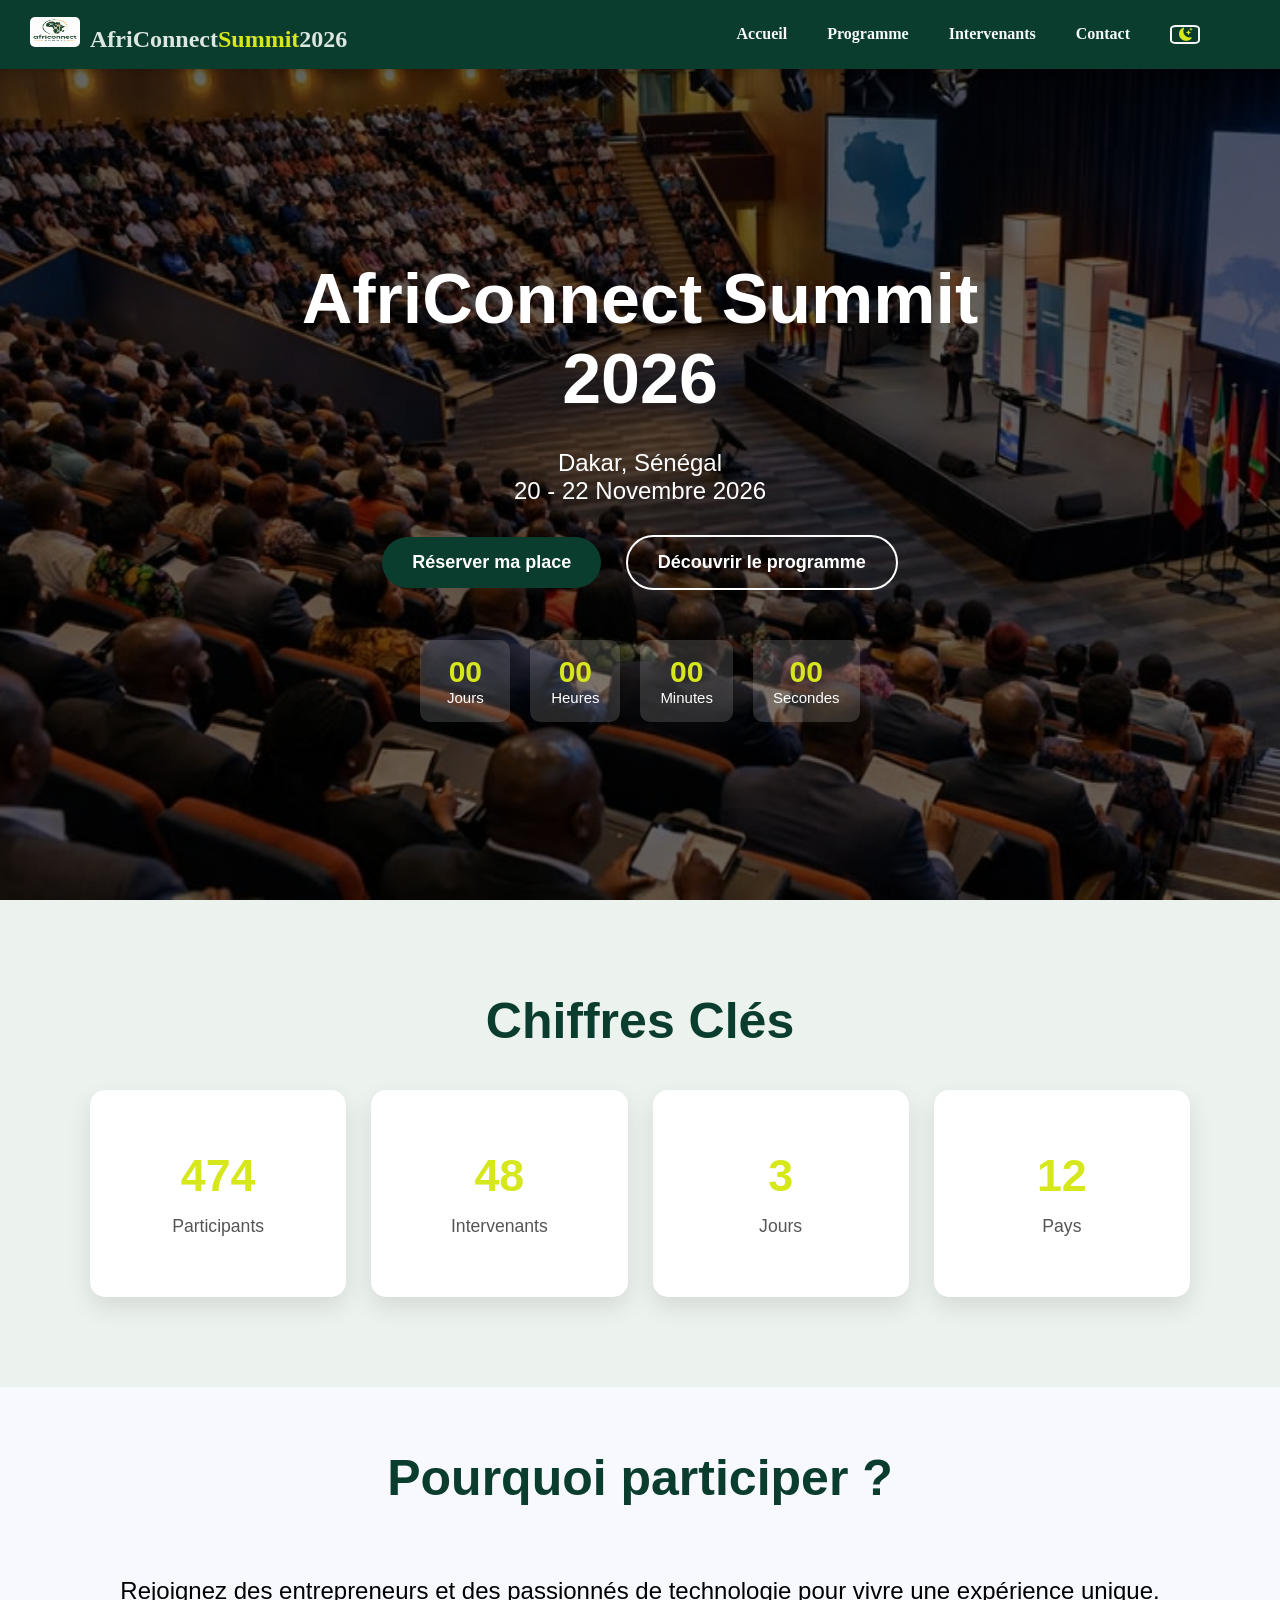
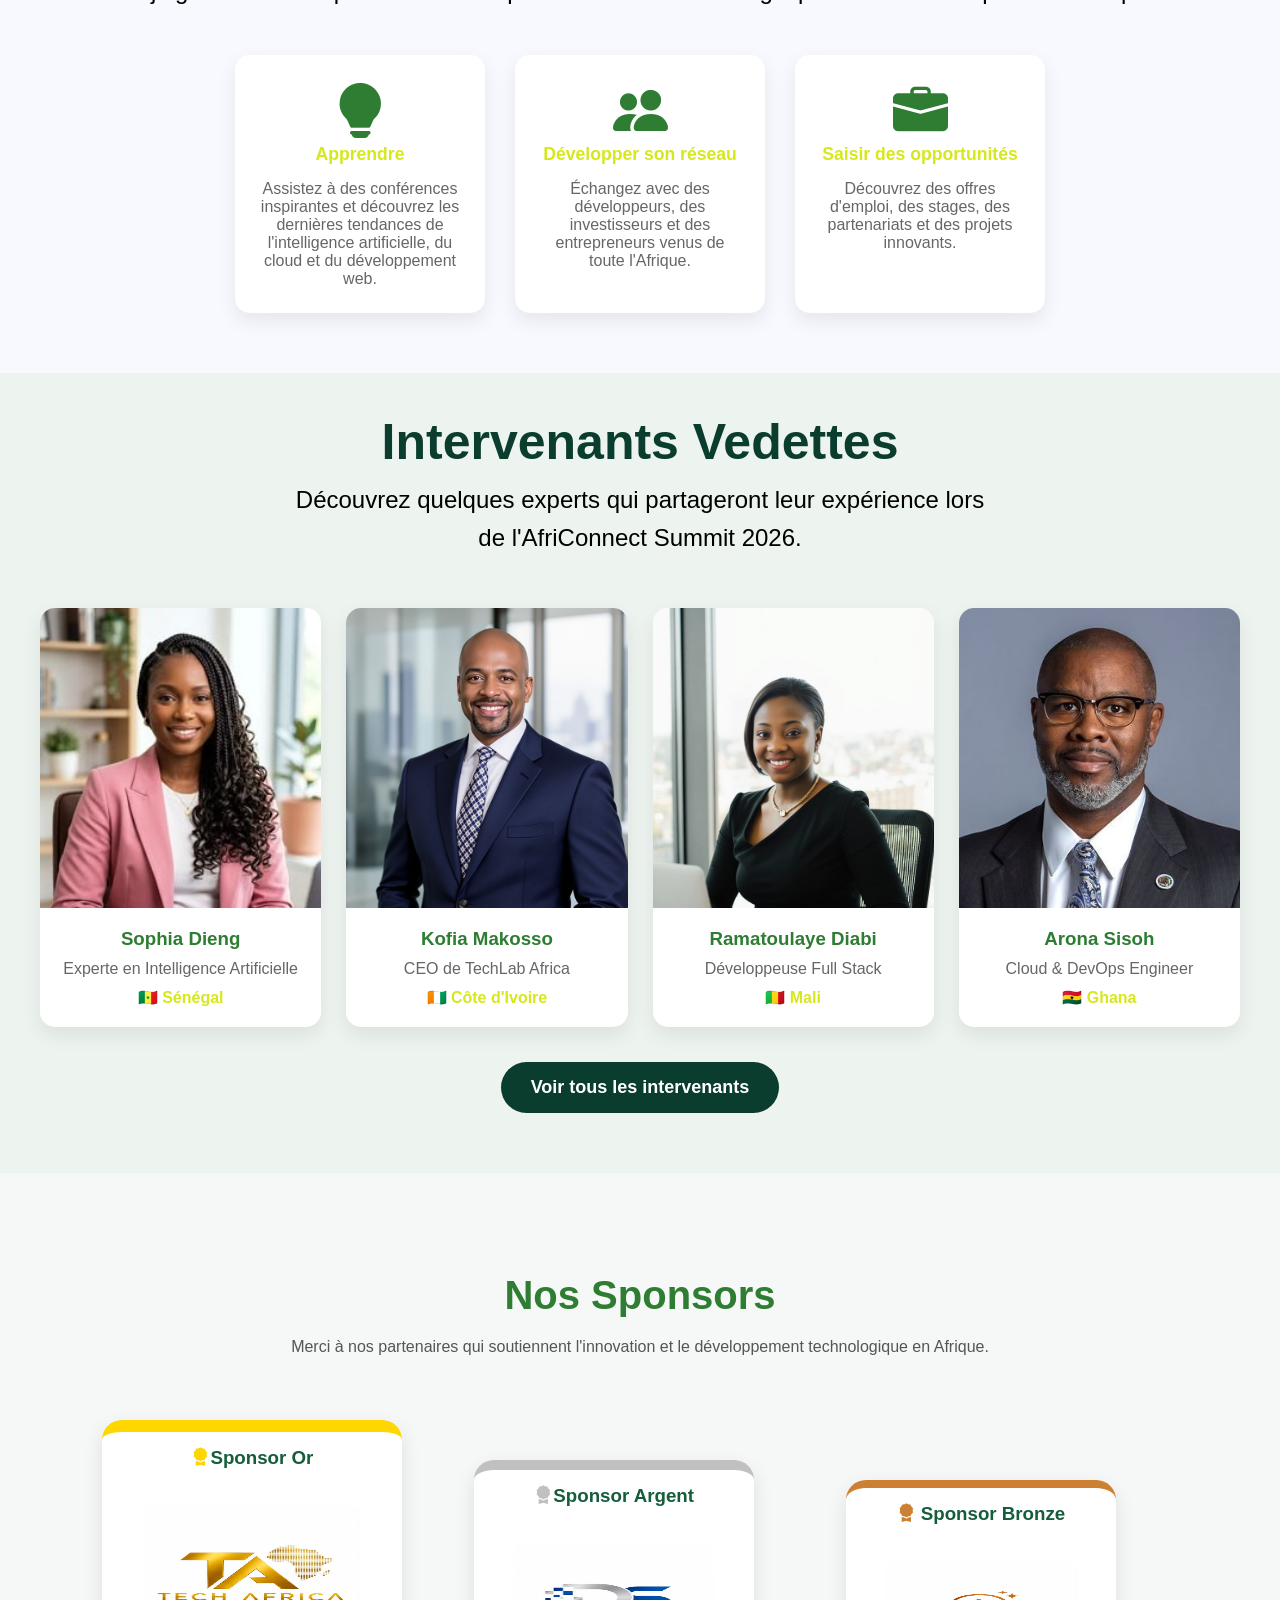
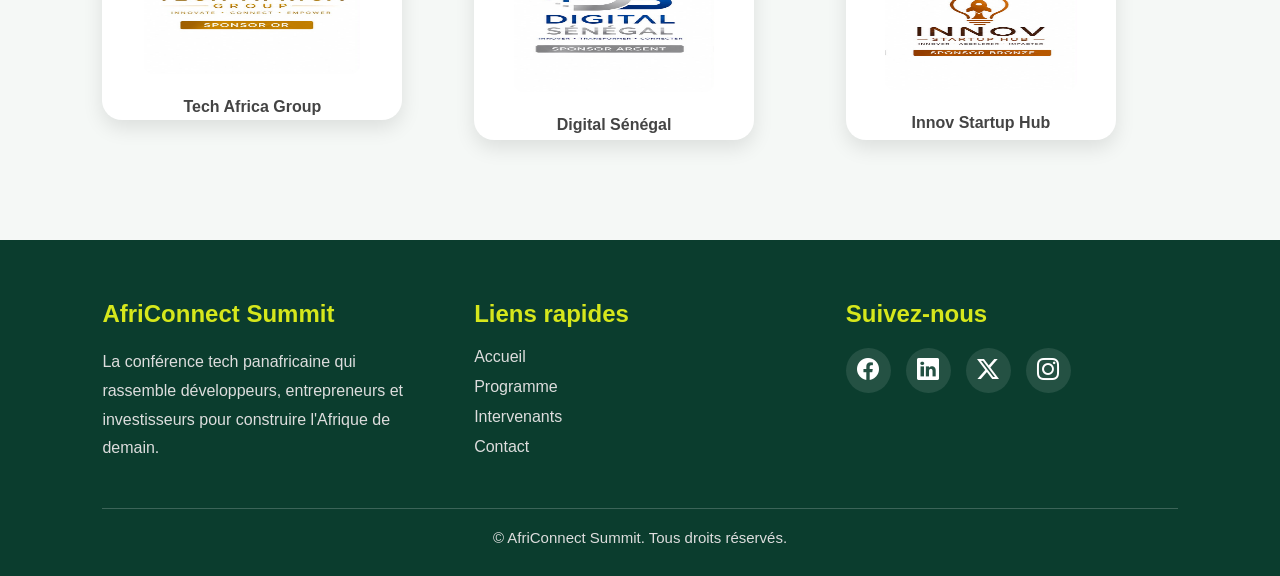
<file: index.html>
<!DOCTYPE html>
<html lang="fr">
<head>
    <meta charset="UTF-8">
    <meta name="viewport" content="width=device-width, initial-scale=1.0">
    <title>Accueil</title>
    <!-- icons -->
    <link rel="stylesheet" href="https://cdn.jsdelivr.net/npm/bootstrap-icons@1.11.3/font/bootstrap-icons.css">
    <!-- Votre feuille de style personnelle -->
    <link rel="stylesheet" href="css/style.css">
</head>
<body>
<header>
    <nav class="navbar" id="mainNav">
        <div class="navbar-container">
            <div class="logo">
                <h2><img src="image/logo.jpeg" alt="logo">AfriConnect<span>Summit</span>2026</h2>
            </div>
            <button  class="menu-btn">
                <i class="bi bi-list"></i>
            </button>

            <div class="nav-link">
                <ul>
                    <li><a href="index.html">Accueil</a></li>
                    <li><a href="programme.html">Programme</a></li>
                    <li><a href="intervenants.html">Intervenants</a></li>
                    <li><a href="contact.html">Contact</a></li>
                    <li>
                        <button id="darkModeToggle">
                            <i class="bi bi bi-moon-stars-fill"></i>
                        </button>
                    </li>
                </ul>
            </div>
        </div>
    </nav>
</header>
<main>
<section class="hero">
    <div class="hero-container-accueil">

        <h1>AfriConnect Summit 2026</h1>

        <p class="subtitle">
            Dakar, Sénégal <br>
            20 - 22 Novembre 2026
        </p>

        <div class="hero-btn">
            <a href="contact.html" >Réserver ma place</a>
            <a href="programme.html">Découvrir le programme</a>
        </div>

        <div class="conter">

            <div class="time-box">
                <span id="days">00</span>
                <small>Jours</small>
            </div>

            <div class="time-box">
                <span id="hours">00</span>
                <small>Heures</small>
            </div>

            <div class="time-box">
                <span id="minutes">00</span>
                <small>Minutes</small>
            </div>

            <div class="time-box">
                <span id="seconds">00</span>
                <small>Secondes</small>
            </div>

        </div>

    </div>
</section>
<!-- ================= CHIFFRES CLÉS ================= -->

<section class="stats" id="stats">

    <h2>Chiffres Clés</h2>

    <div class="stats-grid">

        <div class="card">
            <h3 class="counter" data-target="1200">0</h3>
            <p>Participants</p>
        </div>

        <div class="card">
            <h3 class="counter" data-target="48">0</h3>
            <p>Intervenants</p>
        </div>

        <div class="card">
            <h3 class="counter" data-target="3">0</h3>
            <p>Jours</p>
        </div>

        <div class="card">
            <h3 class="counter" data-target="12">0</h3>
            <p>Pays</p>
        </div>

    </div>

</section>
<!-- ================= POURQUOI PARTICIPER ================= -->

<section class="prq-par" id="prq">
    <div class="prq-container">

        <h2>Pourquoi participer ?</h2>
        <p class="subtitle">
            Rejoignez des entrepreneurs et des passionnés de technologie
            pour vivre une expérience unique.
        </p>

        

            <div class="prq-card reveal">
                <div>
                    <i class="bi bi-lightbulb-fill"></i>
                </div>
                <h3>Apprendre</h3>
                <p>
                    Assistez à des conférences inspirantes et découvrez les dernières
                    tendances de l'intelligence artificielle, du cloud et du développement web.
                </p>
            </div>

            <div class="prq-card reveal">
                <div>
                    <i class="bi bi-people-fill"></i>
                </div>
                <h3>Développer son réseau</h3>
                <p>
                    Échangez avec des développeurs, des investisseurs et des
                    entrepreneurs venus de toute l'Afrique.
                </p>
            </div>

            <div class="prq-card reveal">
                <div>
                    <i class="bi bi-briefcase-fill"></i>
                </div>
                <h3>Saisir des opportunités</h3>
                <p>
                    Découvrez des offres d'emploi, des stages, des partenariats
                    et des projets innovants.
                </p>
            </div>

        

    </div>
</section>
<!-- ================= INTERVENANTS VEDETTES ================= -->

<section class="intervenants-vedettes">

    <h2>Intervenants Vedettes</h2>

    <p class="titre-inter">
        Découvrez quelques experts qui partageront leur expérience
        lors de l'AfriConnect Summit 2026.
    </p>

    <div class="inter-grid">

        <div class="inter-card">

            <img src="image/Sophia.jpg" alt="Amina Diallo">

            <div class="inter-info">
                <h3>Sophia Dieng</h3>
                <p>Experte en Intelligence Artificielle</p>
                <span>🇸🇳 Sénégal</span>
            </div>

        </div>

        <div class="inter-card">

            <img src="image/Kofia.jpg" alt="Jean Kofia">

            <div class="inter-info">
                <h3>Kofia Makosso</h3>
                <p>CEO de TechLab Africa</p>
                <span>🇨🇮 Côte d'Ivoire</span>
            </div>

        </div>

        <div class="inter-card">

            <img src="image/ramatoulaye.jpg" alt="ramatoulaye">

            <div class="inter-info">
                <h3>Ramatoulaye Diabi</h3>
                <p>Développeuse Full Stack</p>
                <span>🇲🇱 Mali</span>
            </div>

        </div>

        <div class="inter-card">

            <img src="image/arona.jpg" alt="Arona Sisoh">

            <div class="inter-info">
                <h3>Arona Sisoh</h3>
                <p>Cloud & DevOps Engineer</p>
                <span>🇬🇭 Ghana</span>
            </div>

        </div>

    </div>

    <div class="btn-container">
        <a href="intervenants.html" class="btn-inter">
            Voir tous les intervenants
        </a>
    </div>

</section>
<!-- ================= SPONSORS ================= -->

<section class="sponsors">

    <h2>Nos Sponsors</h2>

    <p class="sponsor-titre">
        Merci à nos partenaires qui soutiennent l'innovation et le développement
        technologique en Afrique.
    </p>

    <div class="sponsor-container">

        <!-- Sponsor OR -->
        <article class="or-card ">
            <h3><i class="bi bi-award-fill"></i>Sponsor Or</h3>

            <img src="image/sponsor.jpeg" alt="Sponsor Or">

            <p>Tech Africa Group</p>
        </article>

        <!-- Sponsor ARGENT -->
        <article class="argent-card">
            <h3><i class="bi bi-award-fill"></i>Sponsor Argent</h3>

            <img src="image/sponsorargent.jpeg" alt="Sponsor Argent">

            <p>Digital Sénégal</p>
        </article>

        <!-- Sponsor BRONZE -->
        <article class="bronze-card">
            <h3><i class="bi bi-award-fill"></i> Sponsor Bronze</h3>

            <img src="image/sponsorbronze.jpeg" alt="Sponsor Bronze">

            <p>Innov Startup Hub</p>
        </article>

    </div>

</section>
<!-- ================= FOOTER ================= -->

<footer class="footer">

    <div class="footer-container">

        <!-- Colonne 1 -->
        <div class="footer-box">
            <h3>AfriConnect Summit</h3>
            <p>
                La conférence tech panafricaine qui rassemble développeurs,
                entrepreneurs et investisseurs pour construire l'Afrique de demain.
            </p>
        </div>

        <!-- Colonne 2 -->
        <div class="footer-box">
            <h3>Liens rapides</h3>

            <ul>
                <li><a href="index.html">Accueil</a></li>
                <li><a href="programme.html">Programme</a></li>
                <li><a href="intervenants.html">Intervenants</a></li>
                <li><a href="contact.html">Contact</a></li>
            </ul>
        </div>

        <!-- Colonne 3 -->
        <div class="footer-box">
            <h3>Suivez-nous</h3>

            <div class="social-icons">

                <a href="#"><i class="bi bi-facebook"></i></a>

                <a href="#"><i class="bi bi-linkedin"></i></a>

                <a href="#"><i class="bi bi-twitter-x"></i></a>

                <a href="#"><i class="bi bi-instagram"></i></a>

            </div>

        </div>

    </div>

    <hr>

    <p class="copyright">
        © <span id="year"></span> AfriConnect Summit.
        Tous droits réservés.
    </p>

</footer>

<!-- Bouton retour en haut -->
<button id="topBtn">↑</button>

</main>
    
    <script src="js/main.js"></script>
</body>
</html>
</file>
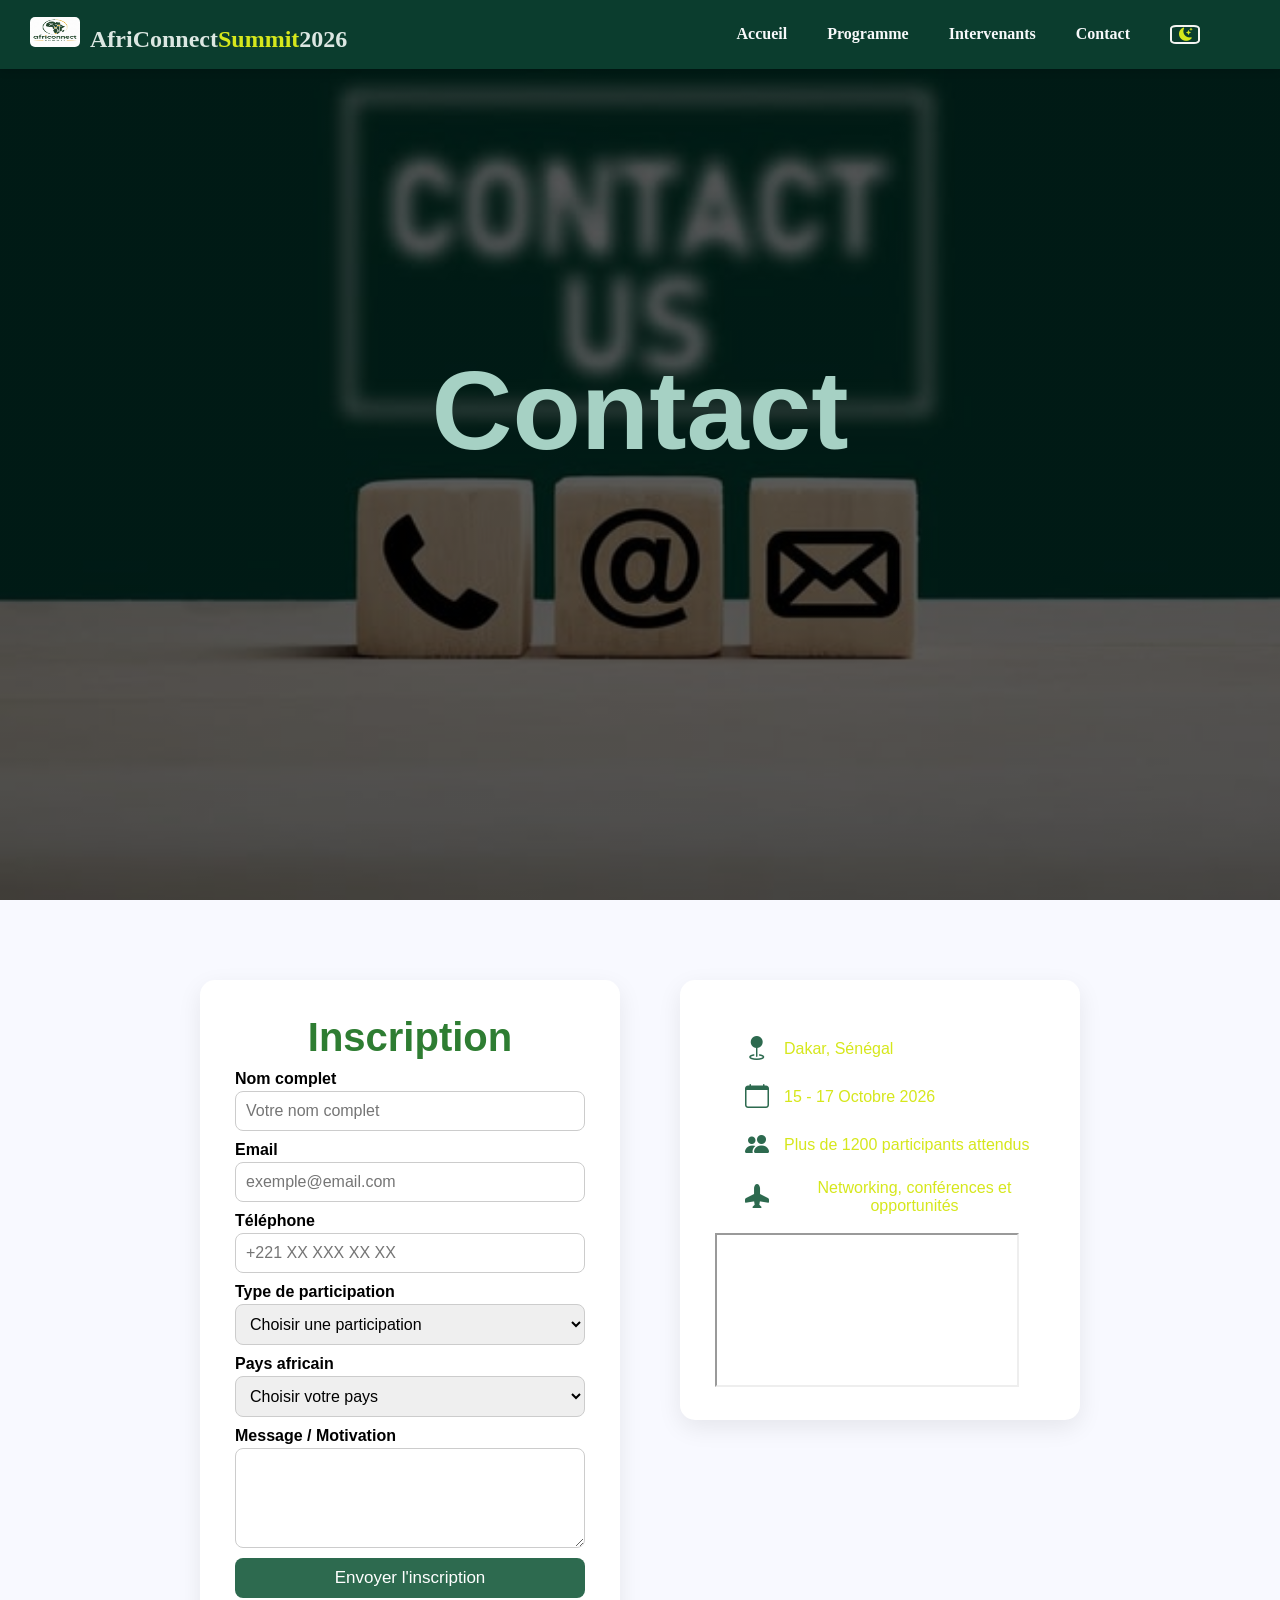
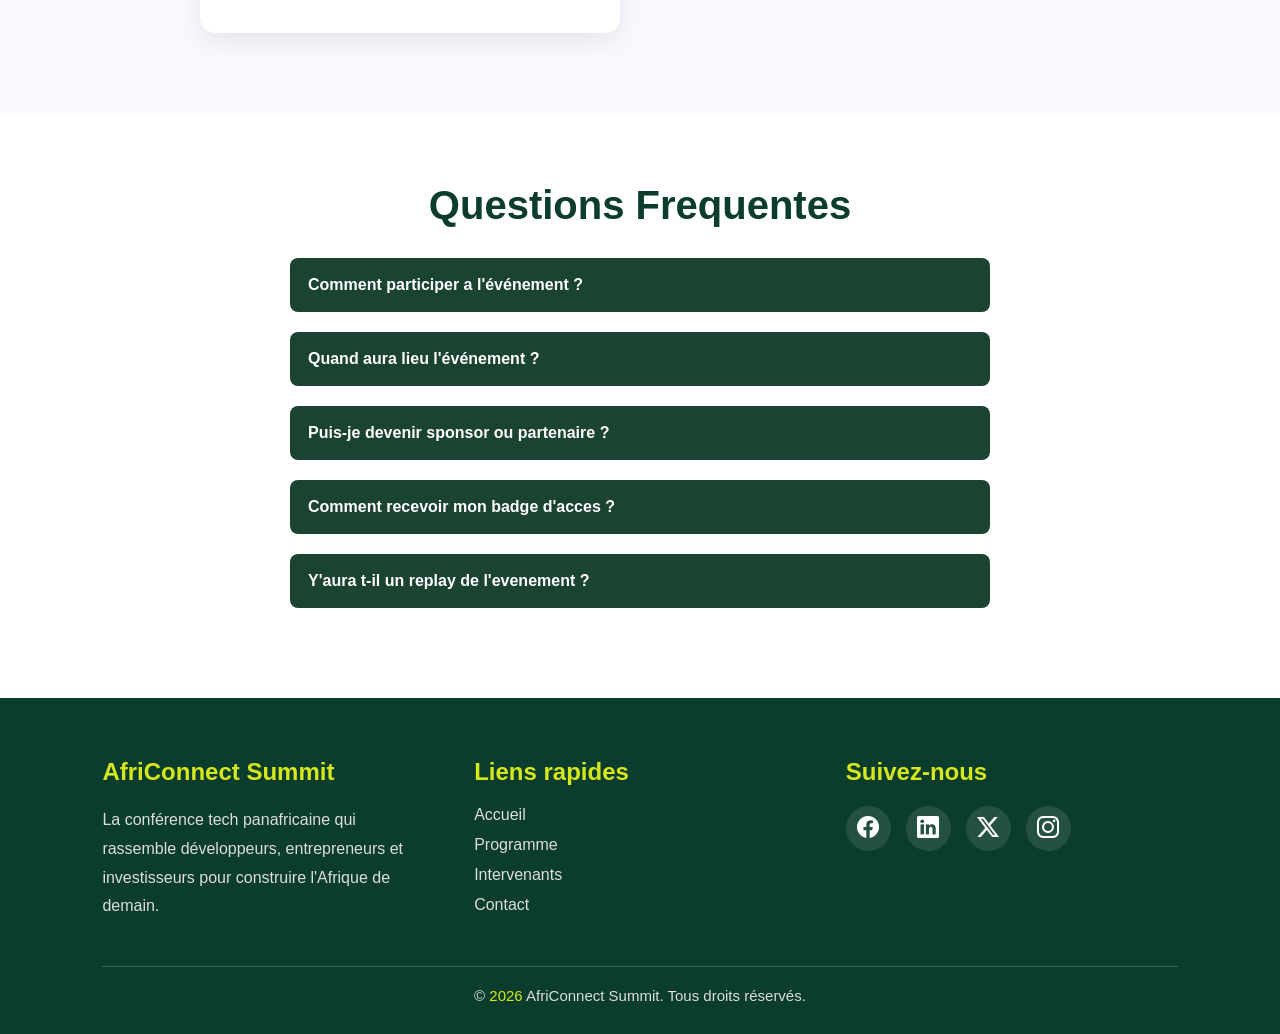
<file: contact.html>
<!DOCTYPE html>
<html lang="fr">

<head>
    <meta charset="UTF-8">
    <meta name="viewport" content="width=device-width, initial-scale=1.0">
    <title>Contact</title>
    <!-- icons -->
    <link rel="stylesheet" href="https://cdn.jsdelivr.net/npm/bootstrap-icons@1.11.3/font/bootstrap-icons.css">
    <!-- Votre feuille de style personnelle -->
    <link rel="stylesheet" href="css/style.css">
</head>

<body>
    <header>
        <nav class="navbar" id="mainNav">
            <div class="navbar-container">
                <div class="logo">
                    <h2><img src="image/logo.jpeg" alt="logo">AfriConnect<span>Summit</span>2026</h2>
                </div>

                <button class="menu-btn">
                    <i class="bi bi-list"></i>
                </button>

                <div class="nav-link">
                    <ul>
                        <li><a href="index.html">Accueil</a></li>
                        <li><a href="programme.html">Programme</a></li>
                        <li><a href="intervenants.html">Intervenants</a></li>
                        <li><a href="contact.html">Contact</a></li>
                        <li>
                            <button id="darkModeToggle">
                                <i class="bi bi bi-moon-stars-fill"></i>
                            </button>
                        </li>
                    </ul>
                </div>
            </div>
        </nav>
    </header>
    
    <!--================ HERO INTERNE CONTACT ================-->
    <main>
    <section class="hero-contact">
        <div class="hero-contact-content">
            <h1><a href="index.html">Contact</a></h1>
            
        </div>
    </section>

    <!--================ FORMULAIRE D'INSCRIPTION ================-->

    <section class="registration">
        
        <div class="registration-container">
            
            <!-- FORMULAIRE À GAUCHE -->
            <div class="form-box">
                <h2>Inscription</h2>
                <form id="contactform">

                    <div class="input-group">
                        <label>Nom complet</label>
                        <input type="text" id="nom" placeholder="Votre nom complet" required>
                        <small class="error"> </small>
                    </div>

                    <div class="input-group">
                        <label>Email</label>
                        <input type="email" id="email" placeholder="exemple@email.com" required>
                        <small class="error"> </small>
                    </div>

                    <div class="input-group">
                        <label>Téléphone</label>
                        <input type="tel" id="telephone" placeholder="+221 XX XXX XX XX" required>
                        <small class="error"> </small>
                    </div>

                    <div class="input-group">
                        <label>Type de participation</label>
                        

                        <select required id="participation">

                            <option value="">
                                Choisir une participation
                            </option>

                            <option>
                                Participant
                            </option>

                            <option>
                                Intervenant
                            </option>

                            <option>
                                Sponsor
                            </option>

                            <option>
                                Investisseur
                            </option>

                        </select>
                        <small class="error"></small>
                    </div>

                    <div class="input-group">

                        <label>Pays africain</label>

                        <select required id="pays">

                            <option value="" selected disabled>Choisir votre pays</option>
                            <option value="Sénégal">Sénégal</option>
                            <option value="Côte d'Ivoire">Côte d'Ivoire</option>
                            <option value="Mali">Mali</option>
                            <option value="Burkina Faso">Burkina Faso</option>
                            <option value="Ghana">Ghana</option>
                            <option value="Cameroun">Cameroun</option>
                            <option value="Nigeria">Nigeria</option>
                            <option value="Maroc">Maroc</option>
                            <option value="Algérie">Algérie</option>
                            <option value="Tunisie">Tunisie</option>
                            <option value="Rwanda">Rwanda</option>
                            <option value="Kenya">Kenya</option>

                        </select>
                        <small class="error"></small>
                    </div>

                    <div class="input-group">
                        <label>Message / Motivation</label>
                        <textarea id="Message" placeholder="Expliquez votre motivation...">
                    </textarea>
                    <small class="error"></small>
                    </div>

                    <button type="submit">
                        Envoyer l'inscription
                    </button>

                    <p id="successmessage" class="success">
                        Inscription envoyée avec succès !
                    </p>

                </form>

            </div>

            <!-- INFORMATIONS À DROITE -->

            <div class="info-box">

               

                <div class="info-item">

                    <i class="bi bi-geo-fill"></i>
                    <span>
                        Dakar, Sénégal
                    </span>

                </div>


                <div class="info-item">

                    <i class="bi bi-calendar"></i>
                    <span>
                        15 - 17 Octobre 2026
                    </span>

                </div>

                <div class="info-item">

                    <i class="bi bi-people-fill"></i>
                    <span>
                        Plus de 1200 participants attendus
                    </span>

                </div>

                <div class="info-item">

                    <i class="bi bi-airplane-fill"></i>
                    <span>
                        Networking, conférences et opportunités
                    </span>

                </div>
                <div class="carte">
                    <iframe
                        src="https://www.google.com/maps/embed?pb=!1m18!1m12!1m3!1d3859.221584282361!2d-17.4674681!3d14.6934076!2m3!1f0!2f0!3f0!3m2!1i1024!2i768!4f13.1!3m3!1m2!1s0xec172535f29d5b3%3A0xc665809786438676!2sDakar!5e0!3m2!1sfr!2ssn!4v1620000000000!5m2!1sfr!2ssn">
                    </iframe>
                </div>
            </div>

        </div>
        
    </section>

    <!-- ================= FAQ ================= -->
    <section class="FAQ">
        <h2>Questions Frequentes</h2>
        <div class="accordion">
            <div>
                <input type="checkbox" name="faq" id="Question1" class="accordion__input">
                <label for="Question1" class="accordion__label">Comment participer a l'événement ?</label>
                <div class="accordion-container">
                    <p>Vous devez remplir le formulaire d'inscription en ligne.</p>

                </div>
            </div>

        </div>

        <div class="accordion">
            <div>
                <input type="checkbox" name="faq" id="Question2" class="accordion__input">
                <label for="Question2" class="accordion__label">Quand aura lieu l'événement ?</label>
                <div class="accordion-container">
                    <p>L'événement aura lieu le 15 - 17 Octobre 2026. </p>

                </div>
            </div>

        </div>

        <div class="accordion">
            <div>
                <input type="checkbox" name="faq" id="Question3" class="accordion__input">
                <label for="Question3" class="accordion__label">Puis-je devenir sponsor ou partenaire ?</label>
                <div class="accordion-container">
                    <p>Bien sur ! cliquez sur type de participation . </p>

                </div>
            </div>

        </div>

        <div class="accordion">
            <div>
                <input type="checkbox" name="faq" id="Question4" class="accordion__input">
                <label for="Question4" class="accordion__label">Comment recevoir mon badge d'acces ?</label>
                <div class="accordion-container">
                    <p>Apres validation de votre inscription, vous recevrez un email de confirmation. Presentez-le jour J pour recuperer votre badge.</p>

                </div>
            </div>

        </div>

        <div class="accordion">
            <div>
                <input type="checkbox" name="faq" id="Question5" class="accordion__input">
                <label for="Question5" class="accordion__label">Y'aura t-il un replay de l'evenement ?</label>
                <div class="accordion-container">
                    <p>Oui les replays seront disponibles sur notre chaine youtube officielle 48h apres.</p>

                </div>
            </div>

        </div>
    </section>
    
    <footer class="footer">

        <div class="footer-container">

            <!-- Colonne 1 -->
            <div class="footer-box">
                <h3>AfriConnect Summit</h3>
                <p>
                    La conférence tech panafricaine qui rassemble développeurs,
                    entrepreneurs et investisseurs pour construire l'Afrique de demain.
                </p>
            </div>

            <!-- Colonne 2 -->
            <div class="footer-box">
                <h3>Liens rapides</h3>

                <ul>
                    <li><a href="index.html">Accueil</a></li>
                    <li><a href="programme.html">Programme</a></li>
                    <li><a href="intervenants.html">Intervenants</a></li>
                    <li><a href="contact.html">Contact</a></li>
                </ul>
            </div>

            <!-- Colonne 3 -->
            <div class="footer-box">
                <h3>Suivez-nous</h3>

                <div class="social-icons">

                    <a href="#"><i class="bi bi-facebook"></i></a>

                    <a href="#"><i class="bi bi-linkedin"></i></a>

                    <a href="#"><i class="bi bi-twitter-x"></i></a>

                    <a href="#"><i class="bi bi-instagram"></i></a>

                </div>

            </div>

        </div>

        <hr>

        <p class="copyright">
            © <span id="year"></span> AfriConnect Summit.
            Tous droits réservés.
        </p>
        <!-- Bouton retour en haut -->
        <button id="topBtn">↑</button>
    </footer>

    
    </main>
    <script src="js/main.js"></script>
</body>

</html>
</file>
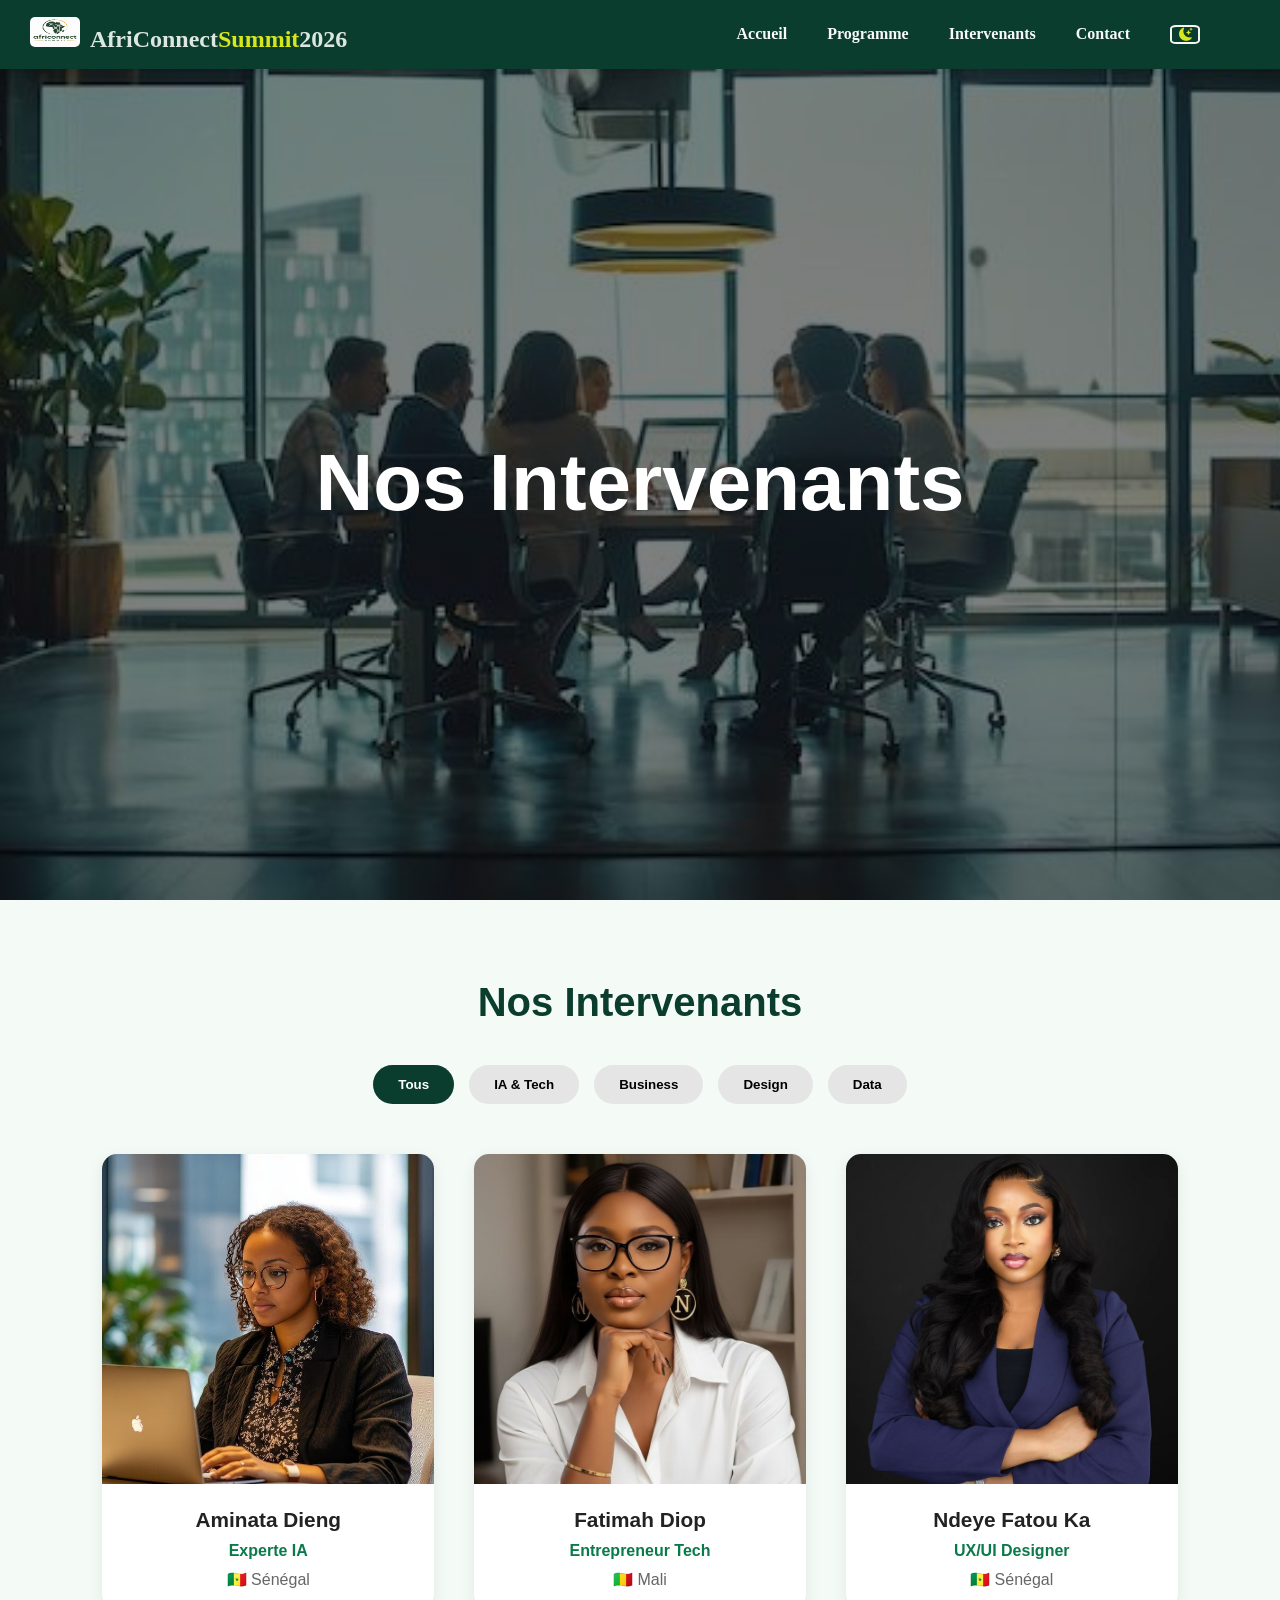
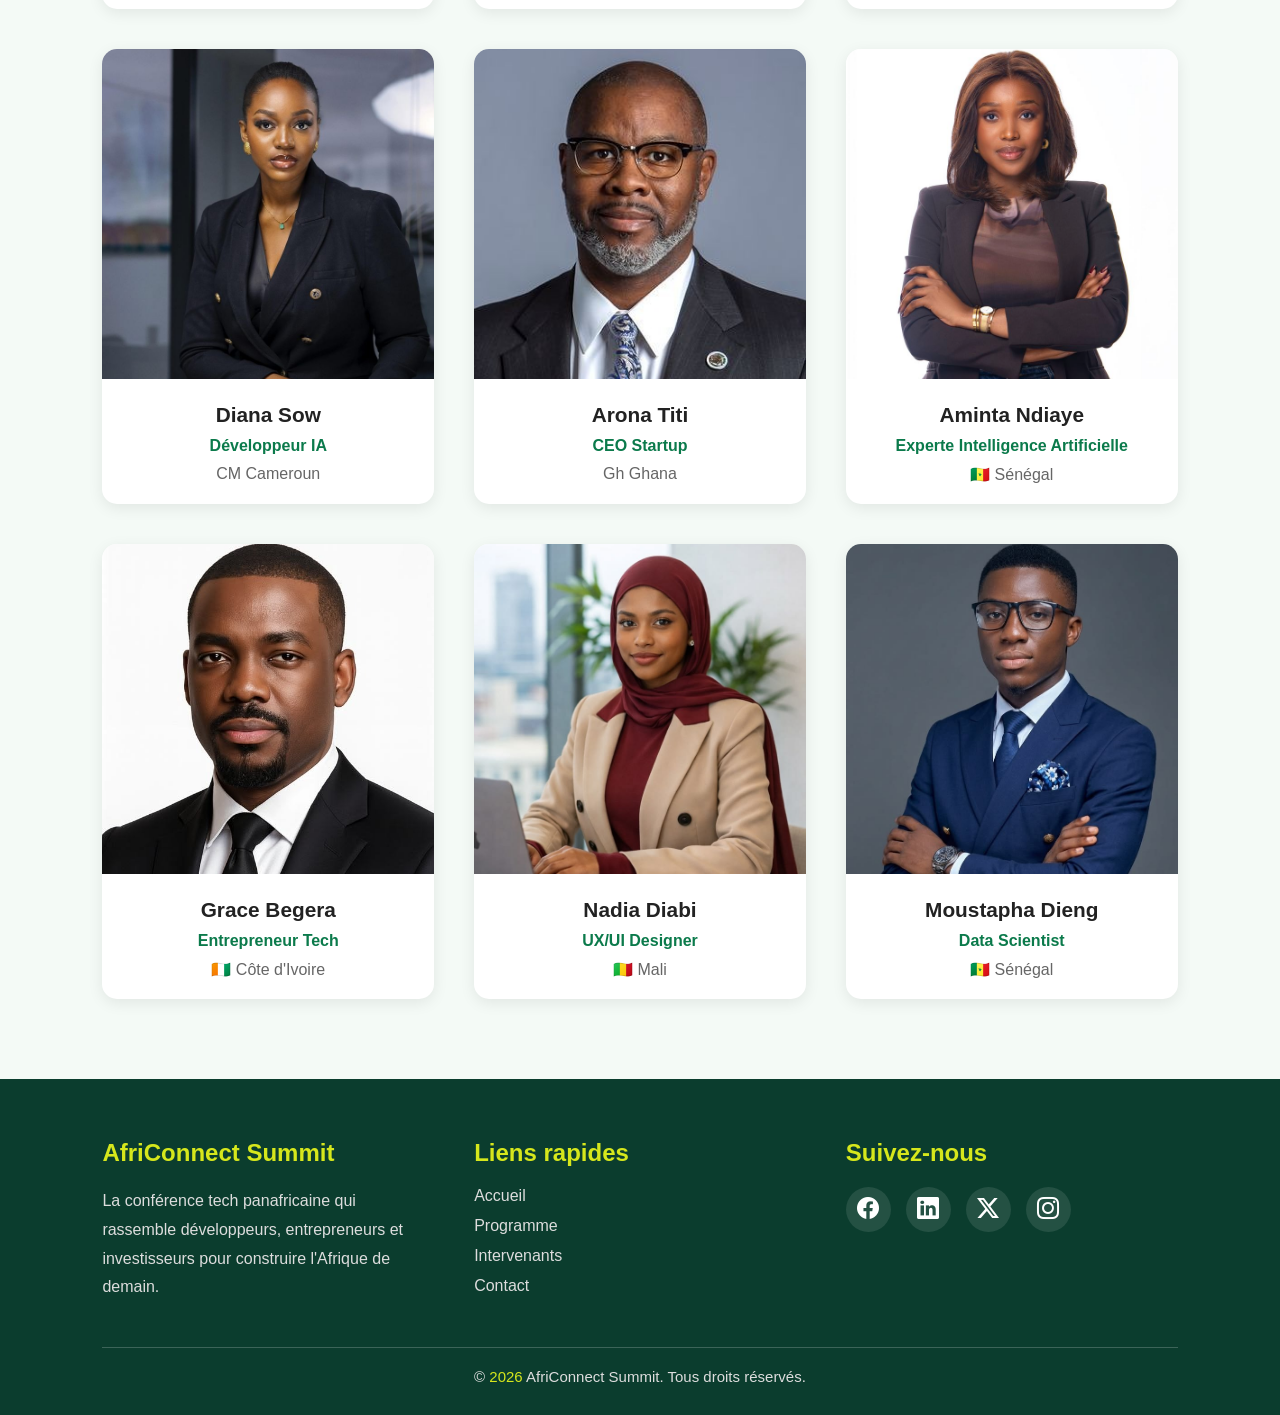
<file: intervenants.html>
<!DOCTYPE html>
<html lang="fr">
<head>
    <meta charset="UTF-8">
    <meta name="viewport" content="width=device-width, initial-scale=1.0">
    <title>Intervenants</title>
    <!-- icons -->
    <link rel="stylesheet" href="https://cdn.jsdelivr.net/npm/bootstrap-icons@1.11.3/font/bootstrap-icons.css">
    <!-- Votre feuille de style personnelle -->
    <link rel="stylesheet" href="css/style.css">
</head>
<body>
<header>
    <nav class="navbar" id="mainNav">
        <div class="navbar-container">
            <div class="logo">
                <h2><img src="image/logo.jpeg" alt="logo">AfriConnect<span>Summit</span>2026</h2>
            </div>

            <button class="menu-btn">
                <i class="bi bi-list"></i>
            </button>

            <div class="nav-link">
                <ul>
                    <li><a href="index.html">Accueil</a></li>
                    <li><a href="programme.html">Programme</a></li>
                    <li><a href="intervenants.html">Intervenants</a></li>
                    <li><a href="contact.html">Contact</a></li>
                    <li>
                        <button id="darkModeToggle">
                            <i class="bi bi bi-moon-stars-fill"></i>
                        </button>
                    </li>
                </ul>
            </div>
        </div>
    </nav>
</header>
<!--================ HERO INTERNE ================-->

<section class="hero-intervenants">

    <div class="hero-content">

        <h1><a href="index.html">Nos Intervenants</a>  </h1>

        
    </div>

</section>
<!--================ FILTRES =================-->

<section class="speaker-section">

    <h2>Nos Intervenants</h2>

    <div class="filter-buttons">

        <button class="filter-btn active" data-filter="all">Tous</button>

        <button class="filter-btn" data-filter="ia">IA & Tech</button>

        <button class="filter-btn" data-filter="business">Business</button>

        <button class="filter-btn" data-filter="design">Design</button>

        <button class="filter-btn" data-filter="data">Data</button>

    </div>

    <div class="speaker-grid">

        <div class="speaker-card" data-category="ia">
            <img src="image/Aminata.jpg" alt="Aminata Dieng">
            <h3>Aminata Dieng</h3>
            <p>Experte IA</p>
            <span>🇸🇳 Sénégal</span>
        </div>

        <div class="speaker-card" data-category="business">
            <img src="image/fatimah.jpg" alt="Fatimah Diop">
            <h3>Fatimah Diop</h3>
            <p>Entrepreneur Tech</p>
            <span>🇲🇱 Mali</span>
        </div>

        <div class="speaker-card" data-category="design">
            <img src="image/Ndeya.jpg" alt="Ndeya">
            <h3>Ndeye Fatou Ka</h3>
            <p>UX/UI Designer</p>
            <span>🇸🇳 Sénégal</span>
        </div>

        <div class="speaker-card" data-category="ia">
            <img src="image/Diana.jpg" alt="Diana">
            <h3>Diana Sow</h3>
            <p>Développeur IA</p>
            <span>CM Cameroun</span>
        </div>

        <div class="speaker-card" data-category="business">
            <img src="image/arona.jpg" alt="Titi">
            <h3>Arona Titi</h3>
            <p>CEO Startup</p>
            <span>Gh Ghana</span>
        </div>
        <div class="speaker-card"  data-category="ia">
            <img src="image/aminta.jpg" alt="Aminta Ndiaye">
            <h3>Aminta Ndiaye</h3>
            <p>Experte Intelligence Artificielle</p>
            <span>🇸🇳 Sénégal</span>
        </div>


        <div class="speaker-card"  data-category="business">
            <img src="image/Grace.jpg" alt="Grace Begera">
            <h3>Grace Begera</h3>
            <p>Entrepreneur Tech</p>
            <span>🇨🇮 Côte d'Ivoire</span>
        </div>


        <div class="speaker-card" data-category="design">
            <img src="image/nadia.jpg" alt="nadia Diabi">
            <h3>Nadia Diabi</h3>
            <p>UX/UI Designer</p>
            <span>🇲🇱 Mali</span>
        </div>
        <div class="speaker-card" data-category="data">
            <img src="image/Moustapha.jpg" alt="Moustapha Dieng">
            <h3>Moustapha Dieng</h3>
            <p>Data Scientist</p>
            <span>🇸🇳 Sénégal</span>
        </div>

    </div>
    </section>

<footer class="footer">

    <div class="footer-container">

        <!-- Colonne 1 -->
        <div class="footer-box">
            <h3>AfriConnect Summit</h3>
            <p>
                La conférence tech panafricaine qui rassemble développeurs,
                entrepreneurs et investisseurs pour construire l'Afrique de demain.
            </p>
        </div>

        <!-- Colonne 2 -->
        <div class="footer-box">
            <h3>Liens rapides</h3>

            <ul>
                <li><a href="index.html">Accueil</a></li>
                <li><a href="programme.html">Programme</a></li>
                <li><a href="intervenants.html">Intervenants</a></li>
                <li><a href="contact.html">Contact</a></li>
            </ul>
        </div>

        <!-- Colonne 3 -->
        <div class="footer-box">
            <h3>Suivez-nous</h3>

            <div class="social-icons">

                <a href="#"><i class="bi bi-facebook"></i></a>

                <a href="#"><i class="bi bi-linkedin"></i></a>

                <a href="#"><i class="bi bi-twitter-x"></i></a>

                <a href="#"><i class="bi bi-instagram"></i></a>

            </div>

        </div>

    </div>

    <hr>

    <p class="copyright">
        © <span id="year"></span> AfriConnect Summit.
        Tous droits réservés.
    </p>

</footer>

<!-- Bouton retour en haut -->
<button id="topBtn">↑</button>
    
    <script src="js/main.js"></script>
</body>
</html>
</file>
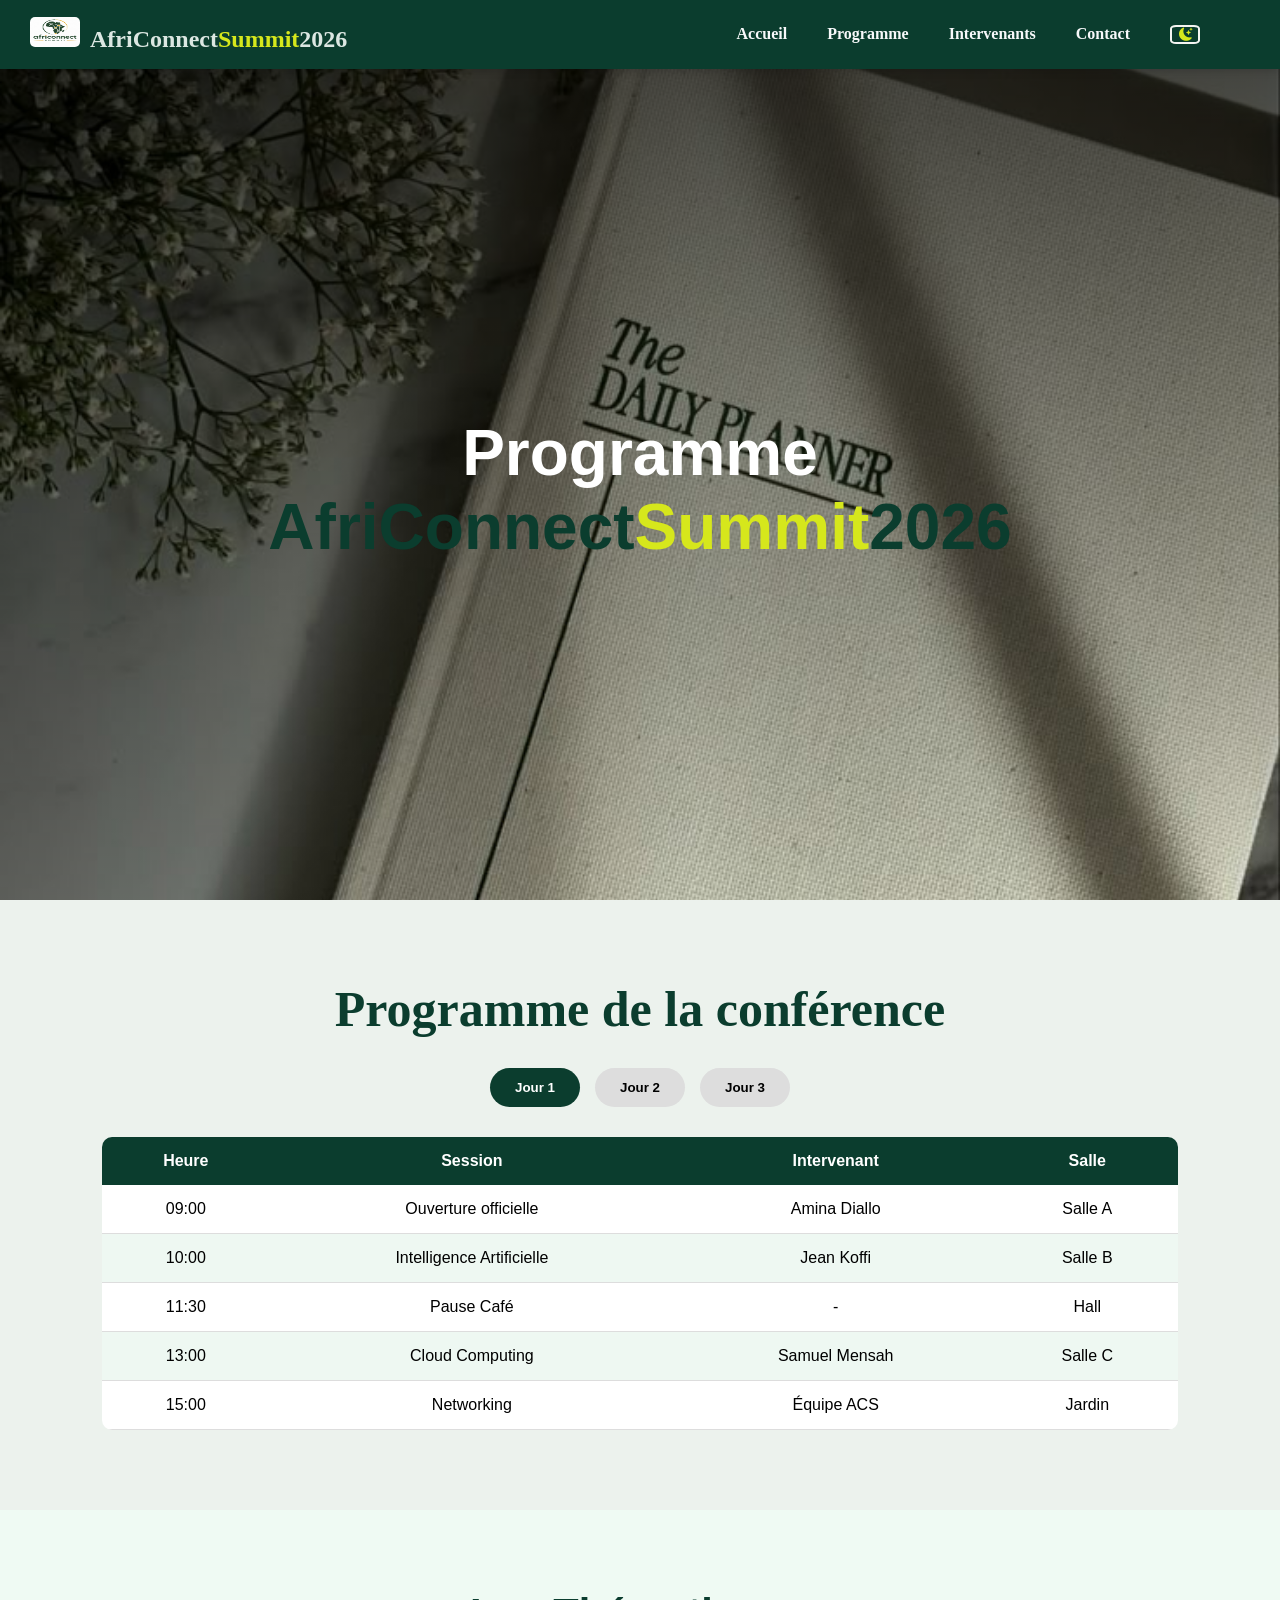
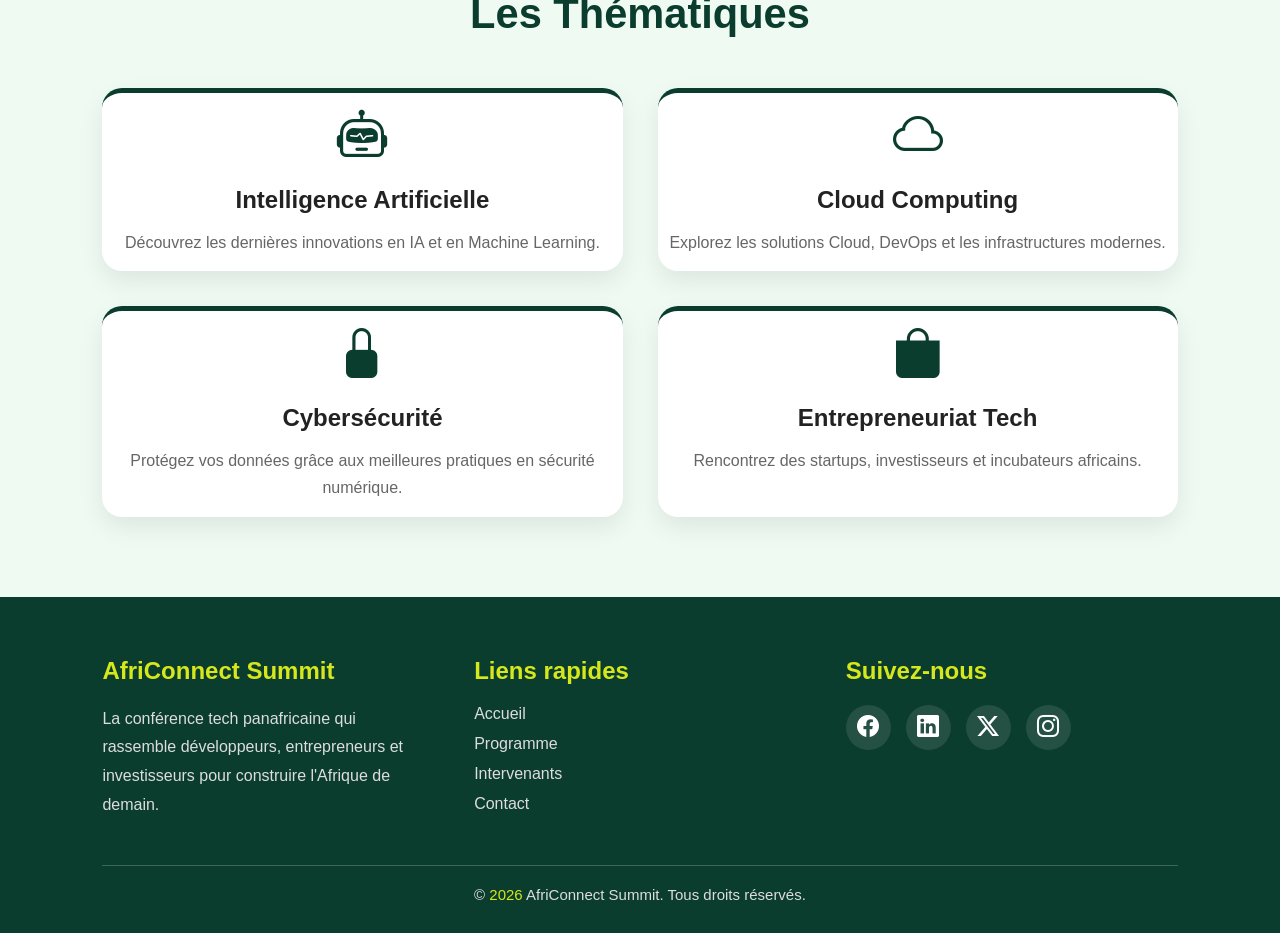
<file: programme.html>
<!DOCTYPE html>
<html lang="en">
<head>
    <meta charset="UTF-8">
    <meta name="viewport" content="width=device-width, initial-scale=1.0">
    <title>Programme</title>
    <!-- icons -->
    <link rel="stylesheet" href="https://cdn.jsdelivr.net/npm/bootstrap-icons@1.11.3/font/bootstrap-icons.css">
    <!-- Votre feuille de style personnelle -->
    <link rel="stylesheet" href="css/style.css">
</head>
<body>
<header>
    <nav class="navbar" id="mainNav">
        <div class="navbar-container">
            <div class="logo">
                <h2><img src="image/logo.jpeg" alt="logo">AfriConnect<span>Summit</span>2026</h2>
            </div>
            <button class="menu-btn">
                <i class="bi bi-list"></i>
            </button>

            <div class="nav-link">
                <ul>
                    <li><a href="index.html">Accueil</a></li>
                    <li><a href="programme.html">Programme</a></li>
                    <li><a href="intervenants.html">Intervenants</a></li>
                    <li><a href="contact.html">Contact</a></li>
                    <li>
                        <button id="darkModeToggle">
                            <i class="bi bi bi-moon-stars-fill"></i>
                        </button>
                    </li>
                </ul>
            </div>
        </div>
    </nav>
</header>
<!-- ================= HERO INTERNE ================= -->

<section class="hero-interne">

    <div class="hero-container">

        <h1> <a href="index.html">Programme</a> AfriConnect<span>Summit</span>2026</h1>

        
    </div>

</section>
<!-- ================= PROGRAMME ================= -->

<section class="programme">

    <h2>Programme de la conférence</h2>

    <!-- Onglets -->

    <div class="tabs">

        <button class="tab-btn active" data-day="day1">Jour 1</button>

        <button class="tab-btn" data-day="day2">Jour 2</button>

        <button class="tab-btn" data-day="day3">Jour 3</button>

    </div>

    <!-- JOUR 1 -->

    <div class="tab-content active" id="day1">

        <table>

            <thead>

                <tr>
                    <th>Heure</th>
                    <th>Session</th>
                    <th>Intervenant</th>
                    <th>Salle</th>
                </tr>

            </thead>

            <tbody>

                <tr>
                    <td>09:00</td>
                    <td>Ouverture officielle</td>
                    <td>Amina Diallo</td>
                    <td>Salle A</td>
                </tr>

                <tr>
                    <td>10:00</td>
                    <td>Intelligence Artificielle</td>
                    <td>Jean Koffi</td>
                    <td>Salle B</td>
                </tr>

                <tr>
                    <td>11:30</td>
                    <td>Pause Café</td>
                    <td>-</td>
                    <td>Hall</td>
                </tr>

                <tr>
                    <td>13:00</td>
                    <td>Cloud Computing</td>
                    <td>Samuel Mensah</td>
                    <td>Salle C</td>
                </tr>

                <tr>
                    <td>15:00</td>
                    <td>Networking</td>
                    <td>Équipe ACS</td>
                    <td>Jardin</td>
                </tr>

            </tbody>

        </table>

    </div>

    <!-- JOUR 2 -->

    <div class="tab-content" id="day2">

        <table>

            <thead>

                <tr>
                    <th>Heure</th>
                    <th>Session</th>
                    <th>Intervenant</th>
                    <th>Salle</th>
                </tr>

            </thead>

            <tbody>

                <tr>
                    <td>09:00</td>
                    <td>Cybersécurité</td>
                    <td>Fatou Ndiaye</td>
                    <td>Salle A</td>
                </tr>

                <tr>
                    <td>10:30</td>
                    <td>Développement Web</td>
                    <td>Ali Diop</td>
                    <td>Salle B</td>
                </tr>

                <tr>
                    <td>12:00</td>
                    <td>Pause Déjeuner</td>
                    <td>-</td>
                    <td>Restaurant</td>
                </tr>

                <tr>
                    <td>14:00</td>
                    <td>DevOps</td>
                    <td>Samuel Mensah</td>
                    <td>Salle C</td>
                </tr>

                <tr>
                    <td>16:00</td>
                    <td>Table ronde</td>
                    <td>Experts</td>
                    <td>Salle A</td>
                </tr>

            </tbody>

        </table>

    </div>

    <!-- JOUR 3 -->

    <div class="tab-content" id="day3">

        <table>

            <thead>

                <tr>
                    <th>Heure</th>
                    <th>Session</th>
                    <th>Intervenant</th>
                    <th>Salle</th>
                </tr>

            </thead>

            <tbody>

                <tr>
                    <td>09:00</td>
                    <td>Startups Africaines</td>
                    <td>Grace N'Diaye</td>
                    <td>Salle B</td>
                </tr>

                <tr>
                    <td>10:30</td>
                    <td>Innovation</td>
                    <td>Jean Koffi</td>
                    <td>Salle A</td>
                </tr>

                <tr>
                    <td>12:00</td>
                    <td>Pause</td>
                    <td>-</td>
                    <td>Hall</td>
                </tr>

                <tr>
                    <td>14:00</td>
                    <td>Investissement</td>
                    <td>Amina Diallo</td>
                    <td>Salle C</td>
                </tr>

                <tr>
                    <td>16:00</td>
                    <td>Cérémonie de clôture</td>
                    <td>Organisation</td>
                    <td>Salle A</td>
                </tr>

            </tbody>

        </table>

    </div>

</section>
<!--==================== THÉMATIQUES ====================-->

<section class="themes">

    <h2>Les Thématiques</h2>

    <div class="themes-grid">

        <div class="theme-card hidden">
            <div><i class="bi bi-robot"></i></div>
            <h3>Intelligence Artificielle</h3>
            <p>
                Découvrez les dernières innovations en IA et en Machine Learning.
            </p>
        </div>

        <div class="theme-card hidden">
            <div><i class="bi bi-cloud"></i></div>
            <h3>Cloud Computing</h3>
            <p>
                Explorez les solutions Cloud, DevOps et les infrastructures modernes.
            </p>
        </div>

        <div class="theme-card hidden">
            <div ><i class="bi bi-lock-fill"></i></div>
            <h3>Cybersécurité</h3>
            <p>
                Protégez vos données grâce aux meilleures pratiques en sécurité numérique.
            </p>
        </div>

        <div class="theme-card hidden">
            <div class="icon"><i class="bi bi-bag-fill"></i></div>
            <h3>Entrepreneuriat Tech</h3>
            <p>
                Rencontrez des startups, investisseurs et incubateurs africains.
            </p>
        </div>

    </div>

</section>
  <footer class="footer">

    <div class="footer-container">

        <!-- Colonne 1 -->
        <div class="footer-box">
            <h3>AfriConnect Summit</h3>
            <p>
                La conférence tech panafricaine qui rassemble développeurs,
                entrepreneurs et investisseurs pour construire l'Afrique de demain.
            </p>
        </div>

        <!-- Colonne 2 -->
        <div class="footer-box">
            <h3>Liens rapides</h3>

            <ul>
                <li><a href="index.html">Accueil</a></li>
                <li><a href="programme.html">Programme</a></li>
                <li><a href="intervenants.html">Intervenants</a></li>
                <li><a href="contact.html">Contact</a></li>
            </ul>
        </div>

        <!-- Colonne 3 -->
        <div class="footer-box">
            <h3>Suivez-nous</h3>

            <div class="social-icons">

                <a href="#"><i class="bi bi-facebook"></i></a>

                <a href="#"><i class="bi bi-linkedin"></i></a>

                <a href="#"><i class="bi bi-twitter-x"></i></a>

                <a href="#"><i class="bi bi-instagram"></i></a>

            </div>

        </div>

    </div>

    <hr>

    <p class="copyright">
        © <span id="year"></span> AfriConnect Summit.
        Tous droits réservés.
    </p>

</footer>

<!-- Bouton retour en haut -->
<button id="topBtn">↑</button>  
    <script src="js/main.js"></script>
</body>
</html>
</file>
<file: css/style.css>
* {
    margin: 0;
    padding: 0;
    box-sizing: border-box;
}

:root {
    --primary: #0b3d2e;
    --accent: #d6e71c;
    --dark-bg: #0b0b0b;
    --light-bg: #f7f9fa;
    --white: #ffffff;
    --text-main: #2d2f31;
    --transition-smooth: all 0.4s cubic-bezier(0.165, 0.84, 0.44, 1);
}

@import url('https://fonts.googleapis.com/css2?family=Poppins:wght@300;400;600&display=swap');
@import url('https://fonts.googleapis.com/css2?family=Roboto:wght@300;400;700&display=swap');

body {
    font-family: 'poppins', sans-serif;
    overflow-x: hidden;

}

html {
    overflow-x: hidden;
    max-width: 100%;
}

/*==================Navbar===========================*/
.navbar {
    position: fixed;
    top: 0;
    left: 0;
    background: #0b3d2e;
    padding: 20px;
    box-shadow: 0 2px 8px rgba(0, 0, 0, 0.15);
    width: 100%;
    z-index: 1000;
}

.logo {
    font-family: 'Roboto';
    font-weight: bold;
    color: #dce7e2;

}

/* ============== texte logo ===============*/
.navbar-container p {
    color: #0b3d2e;
}

span {
    color: #d6e71c;
}

.navbar-container {
    display: flex;
    justify-content: space-between;
    align-items: center;
    padding: 0 30px;

}

.navbar-container img {
    width: 50px;
    height: 30px;
    border-radius: 5px;
    margin-right: 10px;
}

.nav-link ul {
    display: flex;
    gap: 20px;
    list-style: none;
    margin-top: 10px;
    margin-bottom: 10px;
    margin-right: 50px;
}

.nav-link a {
    color: #f7f9fa;
    font-family: 'Roboto';
    font-weight: bold;
    justify-content: space-between;
    text-decoration: none;
    margin-right: 20px;
    transition: 0.4s ease-in-out;
}

ul li a:hover {
    color: #d6e71c;
}
/* ==========================DARK-MODE===================== */
body.dark-mode {
    background-color: #0b0b0b;
    color: var(--white);
}

body.dark-mode .navbar,
body.dark-mode .hero,
body.dark-mode .stats,
body.dark-mode .prq-par,
body.dark-mode .intervenants-vedettes,
body.dark-mode .sponsors,
body.dark-mode .footer,
body.dark-mode .programme,
body.dark-mode .themes,
body.dark-mode .speaker-section,
body.dark-mode .registration,
body.dark-mode .FAQ {
    background-color: #1a1a1a;
    border-color: #333;
    color: var(--white);
}

/* Navbar en dark mode */
body.dark-mode .navbar {
    background-color: #121212 !important;

}

body.dark-mode .logo {
    color: #0b3d2e;
}

body.dark-mode .footer {
    background-color: #121212 !important;
}

/* Liens normaux (PAS les boutons) */
body.dark-mode .navbar .nav-link:not(.hero-btn) {
    color: #fff !important;
}

/* Bouton principal */
body.dark-mode .hero-btn a {

    color: #fff;
}

/* Bouton toggle  */
body.dark-mode #darkModeToggle {
    color: #fff !important;
}

body.dark-mode .subtitle {
    color: #666;
}

body.dark-mode .time-box small {
    color: #666;
}

body.dark-mode .stats h2 {
    color: #fff;

}

body.dark-mode .card {
    background: #1c1d1f;
    color: #2d2f31;
}

body.dark-mode .prq-par h2 {
    color: #fff;
}

body.dark-mode .prq-card {
    background: #1c1d1f;
}

body.dark-mode .prq-card h3 {
    color: #fff;
}

body.dark-mode .intervenants-vedettes h2 {
    color: #fff;
}

body.dark-mode .intervenants-vedettes p {
    color: #666;
}

body.dark-mode .intervenants-vedettes .inter-grid .inter-card {
    background: #1c1d1f;

}

body.dark-mode .sponsors h2 {
    color: #fff;
}

body.dark-mode .sponsors .sponsor-container .or-card {
    background-color: #1c1d1f;
    color: #fff;
}

body.dark-mode .sponsors .or-card h3 {
    color: #fff;
}

body.dark-mode .sponsors .sponsor-container .argent-card {
    background-color: #1c1d1f;
    color: #fff;
}

body.dark-mode .sponsors .argent-card h3 {
    color: #fff;
}

body.dark-mode .sponsors .sponsor-container .bronze-card {
    background-color: #1c1d1f;
    color: #fff;
}

body.dark-mode .sponsors .bronze-card h3 {
    color: #fff;
}

body.dark-mode table {
    background: #1c1d1f;
    color: #fff;
}

body.dark-mode table :hover {
    background: #2e2e2e;
    color: #fff;
}

body.dark-mode tr {
    color: #fff;

}

body.dark-mode tbody tr:nth-child(even) {
    background: #2e2e2e;

}

body.dark-mode tbody tr:hover {
    background: #1c1d1f;
}

body.dark-mode .programme h2 {
    color: #fff;
}

body.dark-mode .programme .tabs {
    color: #121212;
}

body.dark-mode .programme .tab-content {

    color: #121212;
}

body.dark-mode .programme .tabs .tab-btn {

    color: #121212;
}

body.dark-mode .programme .tabs .tab-btn {

    color: #121212;
}

body.dark-mode .themes h2 {
    color: #fff;
}

body.dark-mode .themes .themes-grid .theme-card {
    background: #1c1d1f;
}

body.dark-mode .themes .themes-grid .theme-card h3 {
    color: #fff;
}

body.dark-mode .speaker-section h2 {
    color: #fff;
}

body.dark-mode .speaker-section .filter-buttons .filter-btn {
    /* background: #4b4b4b; */
    color: #121212;
}

body.dark-mode .speaker-section .speaker-grid .speaker-card {
    background: #1c1d1f;
}

body.dark-mode .speaker-section .speaker-grid .speaker-card h3 {
    color: #fff;
}

body.dark-mode .registration .form-box {
    background: #1c1d1f;
}

body.dark-mode .registration .form-box h2 {
    color: #fff;
}

body.dark-mode .registration .form-box form .input-group label {
    color: #535454;
}

body.dark-mode .registration .info-box {
    background: #1c1d1f;
}

body.dark-mode .FAQ h2 {
    color: #fff;
}

body.dark-mode .FAQ .accordion .accordion-container {
    background: #2d2f31;
}

/* Navbar normale */
#mainNav {
    transition: all 0.3s ease;
    padding: 15px 0;
}

/* Navbar quand on scroll */
#mainNav.scrolled {
    background-color: #0e3227 !important;
    padding: 8px 0;
    box-shadow: 0 4px 20px rgba(0, 0, 0, 0.1);
}

/* Texte en mode scroll */
#mainNav.scrolled .nav-link {
    color: #000 !important;
}

body.dark-mode #mainNav.scrolled {
    background-color: #121212 !important;
    box-shadow: 0 4px 20px rgba(0, 0, 0, 0.6);
}

/*  */

#mainNav {
    background-color: #0b3d2e;
}

/* =================darkmode=============== */
#darkModeToggle {
    background: transparent;
    border: 2px solid #f5f5f2;
    color: #d6e71c;
    border-radius: 20%;
    width: 30px;
    transition: 0.3s;
}

#darkModeToggle:hover {
    background: #d6e71c;
    color: #0b3d2e;
}

/*==================MENU HAMBERGER===============*/
.menu-btn {
    display: none;
    background: none;
    border: none;
    font-size: 30px;
    cursor: pointer;
    color: #dce7e2;
}

/*==============section hero================*/
.hero {
    min-height: 100vh;
    padding-top: 80px;
    background-image: linear-gradient(rgba(0, 0, 0, 0.6), rgba(0, 0, 0, 0.6)), url("../image/accueil.jpg");
    background-size: cover;
    background-position: center;
    background-repeat: no-repeat;
    color: #ffffff;
    overflow: hidden;
    justify-content: center;
    align-items: center;
    display: flex;
    text-align: center;
    animation: zoomHero 8s ease-in-out infinite alternate;
}

/* ================ animation zoom =============  */
@keyframes zoomHero {
    from {
        background-size: 100%;
    }

    to {
        background-size: 110%;
    }
}

.hero-container-accueil {
    max-width: 800px;
    color: #ffffff;
    animation: fadeUp 1.2s ease;
}

@keyframes fadeUp {
    from {
        opacity: 0;
        transform: translateY(60px);
    }

    to {
        opacity: 1;
        transform: translateY(0);
    }
}

.hero-container-accueil h1 {
    font-size: 60px;
    margin-bottom: 30px;
}

.subtitle {
    font-size: 24px;
    margin-bottom: 20px;
}

/*==============BOUTTON D'ACCUEIL===============*/
.hero-btn {
    margin-bottom: 40px;
    opacity: 0;
    animation: fadeUp 1s ease forwards;
    animation-delay: 0.8s;
}

/* Animation d'accueil */
@keyframes fadeUp {
    from {
        opacity: 0;
        transform: translateY(40px);
    }

    to {
        opacity: 1;
        transform: translateY(0);
    }
}

.hero-btn a {
    display: inline-block;
    text-decoration: none;
    padding: 15px 30px;
    margin: 10px;
    border-radius: 50px;
    font-size: 18px;
    font-weight: bold;
    transition: .3s;
}

/* ============= changement color ======================= */
.hero-btn a:hover {
    transform: translateY(-5px);
    box-shadow: 0 10px 20px rgba(0, 0, 0, .3);
}

.hero-btn a:first-child {
    background: #0b3d2e;
    color: white;
}

.hero-btn a:first-child:hover {
    background: #ffff;
    color: #0b3d2e;
}

.hero-btn a:last-child {
    border: 2px solid white;
    color: white;
}

.hero-btn a:last-child:hover {
    background: white;
    color: #0b3d2e;
}

/*=================LE COMPTEUR d'accueil==============*/
.conter {
    display: flex;
    justify-content: center;
    gap: 20px;
    flex-wrap: wrap;
}

.conter {
    opacity: 0;
    animation: fadeUp 1s ease forwards;
    animation-delay: 1.2s;
}

.time-box {
    background: rgba(255, 255, 255, 0.15);
    padding: 15px 20px;
    border-radius: 10px;
    min-width: 90px;
}

.time-box span {
    display: block;
    font-size: 30px;
    font-weight: bold;
}

.time-box small {
    font-size: 15px;
}

/*==================Chiffre Cles=======================*/
.stats {
    background: #ecf2ed;

    padding: 90px;
}

.stats h2 {
    margin-top: 2px;
    margin-bottom: 40px;
    display: flex;
    justify-content: center;
    align-items: center;
    font-family: Arial;
    font-size: 50px;
    color: #0b3d2e;
}

.stats-grid {
    display: grid;
    grid-template-columns: repeat(auto-fit, minmax(220px, 1fr));
    gap: 25px;
}

.card {
    background: #fff;
    padding: 60px 50px;
    text-align: center;
    border-radius: 15px;
    box-shadow: 0 10px 25px rgba(0, 0, 0, .1);
    transition: .4s;
}

.card:hover {
    transform: translateY(-8px);
}

.card h3 {
    font-size: 2.8rem;
    color: #d6e71c;
    margin-bottom: 15px;
}

.card p {
    font-size: 1.1rem;
    color: #555;
}

/* ================= POURQUOI PARTICIPER ==============  */
.prq-par {
    background: #f8f9ff;
    padding: 60px;
    align-items: center;
}

.prq-container {
    display: flex;
    justify-content: center;
    gap: 30px;
    flex-wrap: wrap;
}

.prq-card {
    width: 250px;
    background: #fff;
    padding: 25px;
    border-radius: 15px;
    text-align: center;
    box-shadow: 0 8px 20px rgba(0, 0, 0, .08);
    transition: .4s;
}


/* ================= Animation d'apparition ============= */
.reveal {
    opacity: 0;
    transform: translateY(50px);
    transition: all 0.8s ease;
}

.reveal.active {
    opacity: 1;
    transform: translateY(0);
}

/* ===============icons========== */
.prq-card i {
    font-size: 55px;
    margin-bottom: 20px;
    color: #2e7d32;
}

/* ==================titre====================== */
.prq-container h2 {
    margin-top: 2px;
    margin-bottom: 40px;
    display: flex;
    justify-content: center;
    align-items: center;
    font-family: Arial;
    font-size: 50px;
    color: #0b3d2e;
}

.prq-card h3 {
    color: #d6e71c;
    margin-bottom: 15px;
    font-size: 1.1rem;
}

.prq-card p {
    color: #666;
}

/* ============Intervenant=============== */
.intervenants-vedettes {
    background: hsl(130, 19%, 94%);
    padding: 40px;
    display: grid
}

.intervenants-vedettes h2 {
    margin-top: 0px;
    margin-bottom: 10px;
    display: flex;
    justify-content: center;
    align-items: center;
    font-family: Arial;
    font-size: 50px;
    color: #0b3d2e;
}

.titre-inter {
    font-size: 24px;
    margin-bottom: 20px;
}

.inter-grid {
    display: grid;
    grid-template-columns: repeat(auto-fit, minmax(220px, 1fr));
    gap: 25px;
}

.inter-card {
    background: #fff;
    border-radius: 15px;
    overflow: hidden;
    object-position: center 40px;
    object-fit: cover;
    box-shadow: 0 8px 20px rgba(0, 0, 0, .08);
}

.inter-card:hover {
    transform: scale(1.1);
    transition: 2s;
}

.inter-card img {
    width: 100%;
    height: 300px;
    object-fit: cover;
    display: block;
}

.inter-info {
    padding: 20px;
    text-align: center;
}

.inter-card h3 {
    color: #2e7d32;
    margin-bottom: 10px;
}

.inter-card p {
    color: #666;
    margin-bottom: 10px;
}

.inter-card span {
    color: #d6e71c;
    font-weight: bold;
}

.titre-inter {
    text-align: center;

    max-width: 700px;
    margin: 0 auto 50px;
    line-height: 1.6;
}

.btn-container {
    display: flex;
    justify-content: center;

}

.btn-container :hover {
    transform: scale(1.1);
    transition: 1s;
}

.btn-container a {
    display: inline-block;
    text-decoration: none;
    padding: 15px 30px;
    margin: 20px;
    margin-top: 35px;
    border-radius: 50px;
    font-size: 18px;
    font-weight: bold;
    transition: .3s;
    align-items: center;
}

/* ========== boutton intervenant================ */
.btn-container a:first-child {
    background: #0b3d2e;
    color: white;
}

.btn-container a:first-child:hover {
    background: #ffff;
    color: #2e7d32;
}

/* ========================sponsor=============== */
.sponsors {
    padding: 100px 8%;
    background: #f5f8f6;
    text-align: center;
}

.sponsors h2 {
    font-size: 2.5rem;
    color: #2e7d32;
    margin-bottom: 15px;
}

.sponsor-titre {
    max-width: 700px;
    margin: 0 auto 60px;
    color: #555;
    line-height: 1.7;
}

/* ======================= Conteneur Flexbox ====================== */

.sponsor-container {
    display: grid;
    grid-template-columns: repeat(auto-fit, minmax(220px, 1fr));
    justify-content: center;
    gap: 30px;
    flex-wrap: wrap;
}

/* =========================== Style commun des cartes ================================ */

.or-card,
.argent-card,
.bronze-card {
    background: #fff;
    border-radius: 20px;
    padding: 15px;
    box-shadow: 0 8px 20px rgba(0, 0, 0, 0.1);
    transition: 0.4s;
    justify-content: space-between;
}

.or-card:hover,
.argent-card:hover,
.bronze-card:hover {
    transform: translateY(-10px);
}

/* ============= Images ===================== */


.argent-card img {
    width: 80%;
    height: 150px;
    border-radius: 10px;
    margin: 20px 0;
}

.or-card img {
    width: 80%;
    height: 170px;
    border-radius: 10px;
    margin: 20px 0;
}

.bronze-card img {
    width: 80%;
    height: 130px;
    border-radius: 10px;
    margin: 20px 0;
}

/* ======================== Sponsor OR  ================= */

.or-card {
    width: 300px;
    height: 300px;
    border-top: 12px solid gold;
}

.or-card i {
    color: gold;
}

/*=========================== Sponsor ARGENT ==================== */

.argent-card {
    width: 280px;
    height: 280px;
    margin-top: 40px;
    border-top: 10px solid silver;
}

.argent-card i {
    color: silver;
}

/* ================= Sponsor BRONZE ==================== */

.bronze-card {
    width: 270px;
    height: 260px;
    margin-top: 60px;
    border-top: 8px solid #cd7f32;
}

.bronze-card i {
    color: #cd7f32;
}

/* ============= Titres ================ */

.or-card h3,
.argent-card h3,
.bronze-card h3 {
    color: #155d3b;
    margin-bottom: 15px;
}

.or-card p,
.argent-card p,
.bronze-card p {
    font-weight: bold;
    color: #444;
}

/* ========================== FOOTER ========================== */

.footer {
    background: #0b3d2e;
    color: white;
    padding: 60px 8% 20px;
}

.footer-container {
    display: flex;
    justify-content: space-between;
    gap: 40px;
    flex-wrap: wrap;
}

.footer-box {
    flex: 1;
    min-width: 250px;
}

.footer-box h3 {
    font-size: 1.5rem;
    margin-bottom: 20px;
    color: #d6e71c;
}

.footer-box p {
    line-height: 1.8;
    color: #ddd;
}

.footer-box ul {
    list-style: none;
    padding: 0;
}

.footer-box ul li {
    margin-bottom: 12px;
}

.footer-box ul li a {
    text-decoration: none;
    color: #ddd;
    transition: 0.3s;
}

.footer-box ul li a:hover {
    color: #d6e71c;
    padding-left: 6px;
}

/* ================ Réseaux sociaux ========================*/

.social-icons {
    display: flex;
    gap: 15px;
    margin-top: 15px;
}

.social-icons a {
    width: 45px;
    height: 45px;
    background: rgba(255, 255, 255, 0.1);
    border-radius: 50%;
    display: flex;
    justify-content: center;
    align-items: center;
    text-decoration: none;
    color: white;
    font-size: 22px;
    transition: 0.4s;
}

.social-icons a:hover {
    background: #d6e71c;
    color: #0b3d2e;
    transform: translateY(-5px);
}

/* ==============Ligne =================*/

.footer hr {
    border: none;
    height: 1px;
    background: rgba(255, 255, 255, 0.2);
    margin: 40px 0 20px;
}

/* =================== Copyright ============== */

.copyright {
    text-align: center;
    color: #ddd;
    font-size: 15px;
    margin-bottom: 10px;
}

/* ========================== BOUTON RETOUR EN HAUT ========================== */

#topBtn {
    position: fixed;
    right: 25px;
    bottom: 25px;
    width: 40px;
    height: 40px;
    border: none;
    border-radius: 50%;
    background: #d6e71c;
    color: #0b3d2e;
    font-size: 24px;
    font-weight: bold;
    cursor: pointer;
    box-shadow: 0 5px 15px rgba(0, 0, 0, .3);
    transition: .3s;
    z-index: 999;
}

#topBtn:hover {
    transform: translateY(-6px);
    background: white;
}

/* =================================PAGE Programme================= */
.programme {
    overflow: hidden;
    padding: 80px 8%;
    background: #ecf2ed;
}

.programme h2 {
    margin-bottom: 30px;
    display: flex;
    justify-content: center;
    align-items: center;
    font-family: 'Roboto';
    font-size: 50px;
    color: #0b3d2e;
}

.hero-interne {
    min-height: 100vh;
    padding-top: 80px;
    background: linear-gradient(rgba(0, 0, 0, 0.75), rgba(0, 0, 0, 0.1)), url("../image/programme.jpg");
    background-size: cover;
    background-position: center;
    background-repeat: no-repeat;
    display: flex;
    overflow: hidden;
    justify-content: center;
    align-items: center;
    text-align: center;
    animation: zoomHero 4s ease-in-out infinite alternate;
}

@keyframes zoomHero {
    from {
        background-size: 100%;
    }

    to {
        background-size: 110%;
    }
}

.hero-container h1 {
    font-size: 4em;
    color: #0b3d2e;
    font-family: 'poppins', sans-serif;
}

.hero-container h1 a {
    display: flex;
    align-items: center;
    justify-content: center;
    text-align: center;

    text-decoration: none;
    color: #fff;
}

/* ================ TABLEAU PROG ============= */

.tabs {
    display: flex;
    justify-content: center;
    gap: 15px;
    margin-bottom: 30px;
    flex-wrap: wrap;
}

.tab-btn {
    padding: 12px 25px;
    border: none;
    background: #ddd;
    border-radius: 30px;
    cursor: pointer;
    transition: .3s;
    font-weight: 600;
}

.tab-btn:hover {
    background: #0b3d2e;
    color: #fff;
}

.tab-btn.active {
    background: #0b3d2e;
    color: white;
}

.tab-content {
    display: none;
}

.tab-content.active {
    display: block;
}

table {
    width: 100%;
    border-collapse: collapse;
    background: white;
    border-radius: 10px;
    overflow: hidden;
}

th {
    background: #0b3d2e;
    color: white;
    padding: 15px;
}

td {
    padding: 15px;
    border-bottom: 1px solid #ddd;
    text-align: center;
}

tbody tr:nth-child(even) {
    background: #eef8f2;
}

tbody tr:hover {
    background: #d7f3e2;
}

/*========================= SECTION THÉMATIQUES ==========================*/

.themes {
    padding: 80px 8%;
    background: #effaf3;
    text-align: center;
}

.themes h2 {
    font-size: 2.6rem;
    color: #0b3d2e;
    margin-bottom: 50px;
}

/*========================= GRID 2 * 2==========================*/

.themes-grid {
    display: grid;
    grid-template-columns: repeat(2, 1fr);
    gap: 35px;
}

/*========================= CARTES==========================*/

.theme-card {
    background: #ffffff;
    padding: 15px 10px;
    border-radius: 20px;
    box-shadow: 0 10px 25px rgba(0, 0, 0, .08);
    transition: .4s;
    text-align: center;
    border-top: 5px solid #0b3d2e;
}

/* ============== Amination scrolle =================== */
.hidden{
    opacity: 0;
    transform: translateY(50px);
    transition: all 0.8s ease;
    }
.hidden.active{
    opacity: 1;
    transform: translateY(0);
}
/*========================= ICONES ==========================*/

.theme-card i {
    font-size: 50px;
    color: #0b3d2e;
    margin-bottom: 20px;
    display: inline-block;
    /* transition: .4s; */
}

/*======================== TITRE ==========================*/
.theme-card h3 {
    font-size: 1.5rem;
    color: #222;
    margin-bottom: 15px;
}

.theme-card p {
    font-size: 16px;
    color: #666;
    line-height: 1.7;
}

/* ================= HERO INTERVENANTS ================= */

.hero-intervenants {
    min-height: 100vh;
    padding-top: 80px;
    background: linear-gradient(rgba(0, 0, 0, 0.5),
            rgba(0, 0, 0, 0.5)),
        url("../image/intervenant.jpg");
    background-size: cover;
    background-position: center;
    display: flex;
    justify-content: center;
    overflow: hidden;
    align-items: center;
    text-align: center;
    color: #fff;
    animation: zoomHero 4s ease-in-out infinite alternate;
}

@keyframes zoomHero {
    from {
        background-size: 100%;
    }

    to {
        background-size: 110%;
    }
}

.hero-content h1 {
    font-size: 3rem;
    margin-bottom: 15px;
}

.hero-content h1 a {
    text-decoration: none;
    color: #fff;
    font-size: 5rem;
}

/* ================= SECTION INTERVENANTS ================= */

.speaker-section {
    padding: 80px 8%;
    background: #f4faf6;
}

.speaker-section h2 {
    text-align: center;
    font-size: 2.5rem;
    color: #0b3d2e;
    margin-bottom: 40px;
}

.speaker-card :hover {
    /* transform:translateY(-10px); */
    transform: scale(1.1);
    transition: 2s;
}

.speaker-card {
    transition: opacity 0.3s ease, transform 0.3s ease;
}

.speaker-card.hide {
    opacity: 0;
    transform: scale(0.95);
    pointer-events: none;
    position: absolute;
    visibility: hidden;
}

/* ================= FILTRES ================= */

.filter-buttons {
    display: flex;
    justify-content: center;
    gap: 15px;
    flex-wrap: wrap;
    margin-bottom: 50px;
}

.filter-btn {
    padding: 12px 25px;
    border: none;
    border-radius: 30px;
    cursor: pointer;
    background: #e5e5e5;
    font-weight: 600;
    transition: 0.3s;
}

.filter-btn:hover {
    background: #0b3d2e;
    color: white;
}

.filter-btn.active {
    background: #0b3d2e;
    color: white;
}

/* ================= GRILLE 3 * 3 ================= */

.speaker-grid {
    display: grid;
    grid-template-columns: repeat(3, 1fr);
    gap: 30px;
}

/* ================= CARTES ================= */

.speaker-card {
    background: white;
    border-radius: 15px;
    overflow: hidden;
    text-align: center;
    box-shadow: 0 4px 15px rgba(0, 0, 0, 0.08);
    transition: 0.4s;

}

.speaker-card:hover {
    transform: translateY(-10px);
    box-shadow: 0 15px 30px rgba(0, 0, 0, 0.15);
}

.speaker-card img {
    width: 100%;
    height: 330px;
    object-fit: cover;
}

.speaker-card h3 {
    margin-top: 20px;
    font-size: 1.3rem;
    color: #222;
}

.speaker-card p {
    color: #0b7a4b;
    font-weight: 600;
    margin: 10px 0;
}

.speaker-card span {
    display: block;
    margin-bottom: 20px;
    color: #666;
}

/* ======================= HERO CONTACT ======================= */

.hero-contact {
    min-height: 55vh;
    padding-top: 70px;
    background: linear-gradient(rgba(0, 0, 0, .65), rgba(0, 0, 0, .65)),
        url("../image/contact.jpg") center/cover;
    display: flex;
    justify-content: center;
    align-items: center;
    overflow: hidden;
    text-align: center;
    color: #fff;
    animation: zoomHero 4s ease-in-out infinite alternate;
}

@keyframes zoomHero {
    from {
        background-size: 100%;
    }

    to {
        background-size: 110%;
    }
}

/* =================CONTACT================== */
.hero-contact {

    height: 100vh;
}

.hero-contact-content h1 {
    margin-bottom: 150px;
    font-family: 'poppins', sans-serif;
    font-size: 7rem;
    justify-content: center;
    display: flex;
    margin-top: 1px;

}

.hero-contact-content h1 a {
    text-decoration: none;
    color: #a6d1c4;
}

.registration {
    padding: 80px 8%;
    background: #f8f9ff;
}

.registration-container {
    display: flex;
    justify-content: center;
    gap: 40px;
}

.form-box {
    width: 100%;
    max-width: 420px;
    min-width: auto;
    background: #fff;
    padding: 35px;
    border-radius: 15px;
    box-shadow: 0 8px 25px rgba(0, 0, 0, .08);
}

.form-box h2 {
    font-size: 2.5rem;
    color: #2e7d32;
    margin-bottom: 10px;
    text-align: center;
}

.input-group {
    display: flex;
    flex-direction: column;
    margin-bottom: 10px;
}

.input-group label {
    font-weight: 600;
    margin-bottom: 3px;
}

.input-group input,
.input-group select,
.input-group textarea {
    padding: 10px;
    border: 1px solid #ccc;
    border-radius: 8px;
    font-size: 16px;
    outline: none;
    transition: .3s;
}

.input-group textarea {
    resize: vertical;
    min-height: 100px;
}

.input-group input:focus,
.input-group select:focus,
.input-group textarea:focus {
    border-color: #2d6a4f;
    box-shadow: 0 0 8px rgba(45, 106, 79, .2);
}

button[type="submit"] {
    width: 100%;
    padding: 10px;
    background: #2d6a4f;
    color: #fff;
    border: none;
    border-radius: 8px;
    cursor: pointer;
    font-size: 17px;
    transition: .3s;
}

button[type="submit"]:hover {
    background: #1b4332;
}

.success {
    margin-top: 8px;
    color: green;
    text-align: center;
    display: none;
}

.info-box {
    background: #fff;
    padding: 35px;
    border-radius: 15px;
    width: 100%;
    max-width: 400px;
    height:440px;
    box-shadow: 0 8px 25px rgba(0, 0, 0, .08);
}

.info-item {
    display: flex;
    align-items: center;
    gap: 15px;
    margin-left: 30px;
    text-align: center;
    margin-top: 20px;
    margin-bottom: 18px;
}

.info-item i {
    font-size: 24px;
    color: #2d6a4f;
}

.carte {
    justify-content: center;
}

/* ==================FAQ================ */
.FAQ {
    padding: 70px 7%;
}

.FAQ h2 {
    text-align: center;
    font-size: 2.5rem;
    color: #0b3d2e;
    margin-bottom: 30px;
}

.accordion {
    max-width: 700px;
    margin: 20px auto;
}

.accordion__input {
    display: none;
}

.accordion__label {
    display: block;
    background: #1b4332;
    color: #fff;
    padding: 18px;
    cursor: pointer;
    border-radius: 8px;
    font-weight: 600;
}

.accordion-container {
    max-height: 0;
    overflow: hidden;
    transition: .4s;
    background: #f7f7f7;
    border-radius: 0 0 8px 8px;
}

.accordion-container p {
    padding: 20px;
}

.accordion__input:checked~.accordion-container {
    max-height: 200px;
}

/* ==========================================================
   GRAND ÉCRAN (min-width: 1200px)
   ========================================================== */
@media (min-width: 1200px) {

    .hero-container-accueil h1 {
        font-size: 70px;
    }

    .stats-grid {
        grid-template-columns: repeat(4, 1fr);
        /* les 4 cartes bien alignées */
    }

    .speaker-grid {
        grid-template-columns: repeat(3, 1fr);
        gap: 40px;
    }

    .sponsor-container {
        gap: 40px;
    }

    .registration-container {
        gap: 60px;
    }
}

/* ==========================================================
   TABLETTE (max-width: 768px)
   ========================================================== */
@media (max-width: 768px) {

    /* Navbar / menu hamburger */
    .menu-btn {
        display: block;
        z-index: 1001;
    }

    .nav-link {
        position: absolute;
        top: 100%;
        left: 0;
        width: 100%;
        background: #0b3d2e;
        max-height: 0;
        overflow: hidden;
        transition: max-height 0.4s ease;
    }

    .nav-link.active {
        max-height: 400px;
    }

    .nav-link ul {
        flex-direction: column;
        align-items: center;
        gap: 15px;
        margin: 15px 0;
    }

    .nav-link a {
        margin-right: 0;
    }

    #mainNav.scrolled .nav-link {
        background: #0e3227;
    }

    body.dark-mode .nav-link {
        background: #121212;
    }

    /* Hero */
    .hero-container-accueil h1 {
        font-size: 30px;
    }

    .subtitle {
        font-size: 16px;
    }

    .hero-btn a {
        padding: 12px 20px;
        font-size: 16px;
    }

    /* Compteur d'accueil */
    .conter {
        gap: 10px;
    }

    .time-box {
        min-width: 70px;
        padding: 10px 12px;
    }

    .time-box span {
        font-size: 22px;
    }

    /* Titres de sections */
    .stats h2,
    .prq-container h2,
    .intervenants-vedettes h2,
    .themes h2,
    .programme h2,
    .speaker-section h2,
    .sponsors h2 {
        font-size: 26px;
    }

    .card h3 {
        font-size: 1.6rem;
    }

    .card p {
        font-size: 0.95rem;
    }

    /* Images */
    .inter-card img,
    .speaker-card img {
        height: 220px;
    }

    /* Inscription */
    .registration-container {
        flex-direction: column;
    }

    .carte {
        position: relative;
        justify-content: center;
        display: flex;
        margin-left: 27px;
        border-radius: 20px;
    }
}

/* ==========================================================
   MOBILE (max-width: 390px) — iPhone SE / iPhone standard
   Seuil élargi à 390px (au lieu de 375px pile) pour couvrir
   toutes les variations de mesure entre navigateurs/appareils
   ========================================================== */
@media screen and (max-width: 390px) {

    /* ================= NAVBAR ================= */
    .navbar-container {
        padding: 0 10px;
    }

    .logo {
        font-size: 14px;
    }

    .navbar-container img {
        width: 35px;
        height: 22px;
    }

    .nav-link ul {
        flex-direction: column;
        text-align: center;
        margin: 0;
        padding: 10px 0;
        gap: 15px;
    }

    .nav-link a {
        margin-right: 0;
        font-size: 14px;
    }

    .menu-btn {
        display: block;
    }

    /* ================= HERO ACCUEIL ================= */
    .hero-container-accueil h1 {
        font-size: 30px;
        margin-bottom: 15px;
    }

    .subtitle {
        font-size: 16px;
        margin-bottom: 15px;
    }

    /* Désactive le zoom animé sur mobile : évite les bandes vides
       car l'animation force background-size en % (100/110%) qui
       écrase le "cover" et ne remplit plus toute la hauteur */
    .hero,
    .hero-interne,
    .hero-intervenants,
    .hero-contact {
        animation: none;
        background-size: cover !important;
    }

    .hero-btn {
        display: flex;
        flex-direction: column;
        align-items: center;
    }

    .hero-btn a {
        display: block;
        width: 100%;
        max-width: 180px;
        padding: 10px 16px;
        margin: 6px auto;
        font-size: 14px;
    }

    .conter {
        gap: 10px;
    }

    .time-box {
        padding: 10px 12px;
        min-width: 65px;
    }

    .time-box span {
        font-size: 20px;
    }

    .time-box small {
        font-size: 11px;
    }

    /* ================= CHIFFRES CLES ================= */
    .stats {
        padding: 40px 15px;
    }

    .stats h2 {
        font-size: 26px;
        margin-bottom: 20px;
    }

    .stats-grid {
        grid-template-columns: 1fr;
        gap: 15px;
    }

    .card {
        padding: 30px 20px;
    }

    .card h3 {
        font-size: 2rem;
    }

    /* ================= POURQUOI PARTICIPER ================= */
    .prq-par {
        padding: 40px 15px;
    }

    .prq-container h2 {
        font-size: 26px;
    }

    .prq-container {
        gap: 15px;
    }

    .prq-card {
        width: 100%;
    }

    /* ================= INTERVENANTS VEDETTES ================= */
    .intervenants-vedettes {
        padding: 25px 15px;
    }

    .intervenants-vedettes h2 {
        font-size: 26px;
    }

    .titre-inter {
        font-size: 16px;
    }

    .inter-grid {
        grid-template-columns: 1fr;
    }

    .btn-container a {
        padding: 12px 20px;
        font-size: 15px;
        margin: 15px 0;
    }

    /* ================= SPONSORS ================= */
    .sponsors {
        padding: 50px 5%;
    }

    .sponsors h2 {
        font-size: 1.8rem;
    }

    .sponsor-container {
        grid-template-columns: 1fr;
    }

    .or-card,
    .argent-card,
    .bronze-card {
        width: 100%;
        height: auto;
        margin-top: 0;
    }

    /* ================= FOOTER ================= */
    .footer {
        padding: 40px 6% 15px;
    }

    .footer-container {
        flex-direction: column;
        gap: 25px;
    }

    #topBtn {
        right: 15px;
        bottom: 15px;
        width: 35px;
        height: 35px;
        font-size: 20px;
    }

    /* ================= PAGE PROGRAMME ================= */
    .programme {
        padding: 50px 5%;
    }

    .programme h2 {
        font-size: 26px;
    }

    .hero-container h1 {
        font-size: 2rem;
    }

    .tabs {
        gap: 8px;
    }

    .tab-btn {
        padding: 8px 15px;
        font-size: 14px;
    }

    /* Tableau horaires : transformé en cartes empilées sur mobile
       (plus lisible qu'un scroll horizontal sur petit écran) */
    .programme table,
    .programme thead,
    .programme tbody,
    .programme th,
    .programme td,
    .programme tr {
        display: block;
    }

    .programme thead tr {
        position: absolute;
        top: -9999px;
        left: -9999px;
    }

    .programme tbody tr {
        margin-bottom: 15px;
        border: 1px solid #ddd;
        border-radius: 10px;
        overflow: hidden;
    }

    .programme td {
        position: relative;
        padding: 10px 10px 10px 45%;
        font-size: 14px;
        text-align: right;
        border-bottom: 1px solid #eee;
    }

    .programme td:last-child {
        border-bottom: none;
    }

    .programme td::before {
        position: absolute;
        left: 10px;
        width: 40%;
        white-space: nowrap;
        text-align: left;
        font-weight: 600;
        color: #0b3d2e;
    }

    .programme td:nth-of-type(1)::before {
        content: "Heure";
    }

    .programme td:nth-of-type(2)::before {
        content: "Session";
    }

    .programme td:nth-of-type(3)::before {
        content: "Intervenant";
    }

    .programme td:nth-of-type(4)::before {
        content: "Salle";
    }

    /* ================= THEMATIQUES ================= */
    .themes {
        padding: 50px 5%;
    }

    .themes h2 {
        font-size: 1.8rem;
        margin-bottom: 30px;
    }

    .themes-grid {
        grid-template-columns: 1fr;
        gap: 20px;
    }

    .theme-card i {
        font-size: 40px;
    }

    .theme-card h3 {
        font-size: 1.2rem;
    }

    /* ================= HERO INTERVENANTS ================= */
    .hero-content h1 {
        font-size: 2rem;
    }

    .hero-content h1 a {
        font-size: 2.5rem;
    }

    /* ================= SECTION INTERVENANTS ================= */
    .speaker-section {
        padding: 50px 5%;
    }

    .speaker-section h2 {
        font-size: 1.8rem;
    }

    .filter-buttons {
        gap: 8px;
        margin-bottom: 30px;
    }

    .filter-btn {
        padding: 8px 15px;
        font-size: 13px;
    }

    .speaker-grid {
        grid-template-columns: 1fr;
        gap: 20px;
    }

    .speaker-card img {
        height: 260px;
    }

    /* ================= HERO CONTACT ================= */
    .hero-contact-content h1 {
        font-size: 2.5rem;
        margin-bottom: 60px;
    }

    /* ================= FORMULAIRE INSCRIPTION ================= */
    .registration {
        padding: 50px 5%;
    }

    .registration-container {
        flex-direction: column;
        gap: 20px;
    }

    .form-box,
    .info-box {
        max-width: 100%;
        padding: 20px;
    }

    .form-box h2 {
        font-size: 1.8rem;
    }

    .info-item {
        margin-left: 0;
        text-align: left;
    }

    .carte {
        margin-left: 0;
    }

    /* ================= FAQ ================= */
    .FAQ {
        padding: 40px 5%;
    }

    .FAQ h2 {
        font-size: 1.8rem;
    }

    .accordion__label {
        padding: 14px;
        font-size: 14px;
    }
}
</file>
